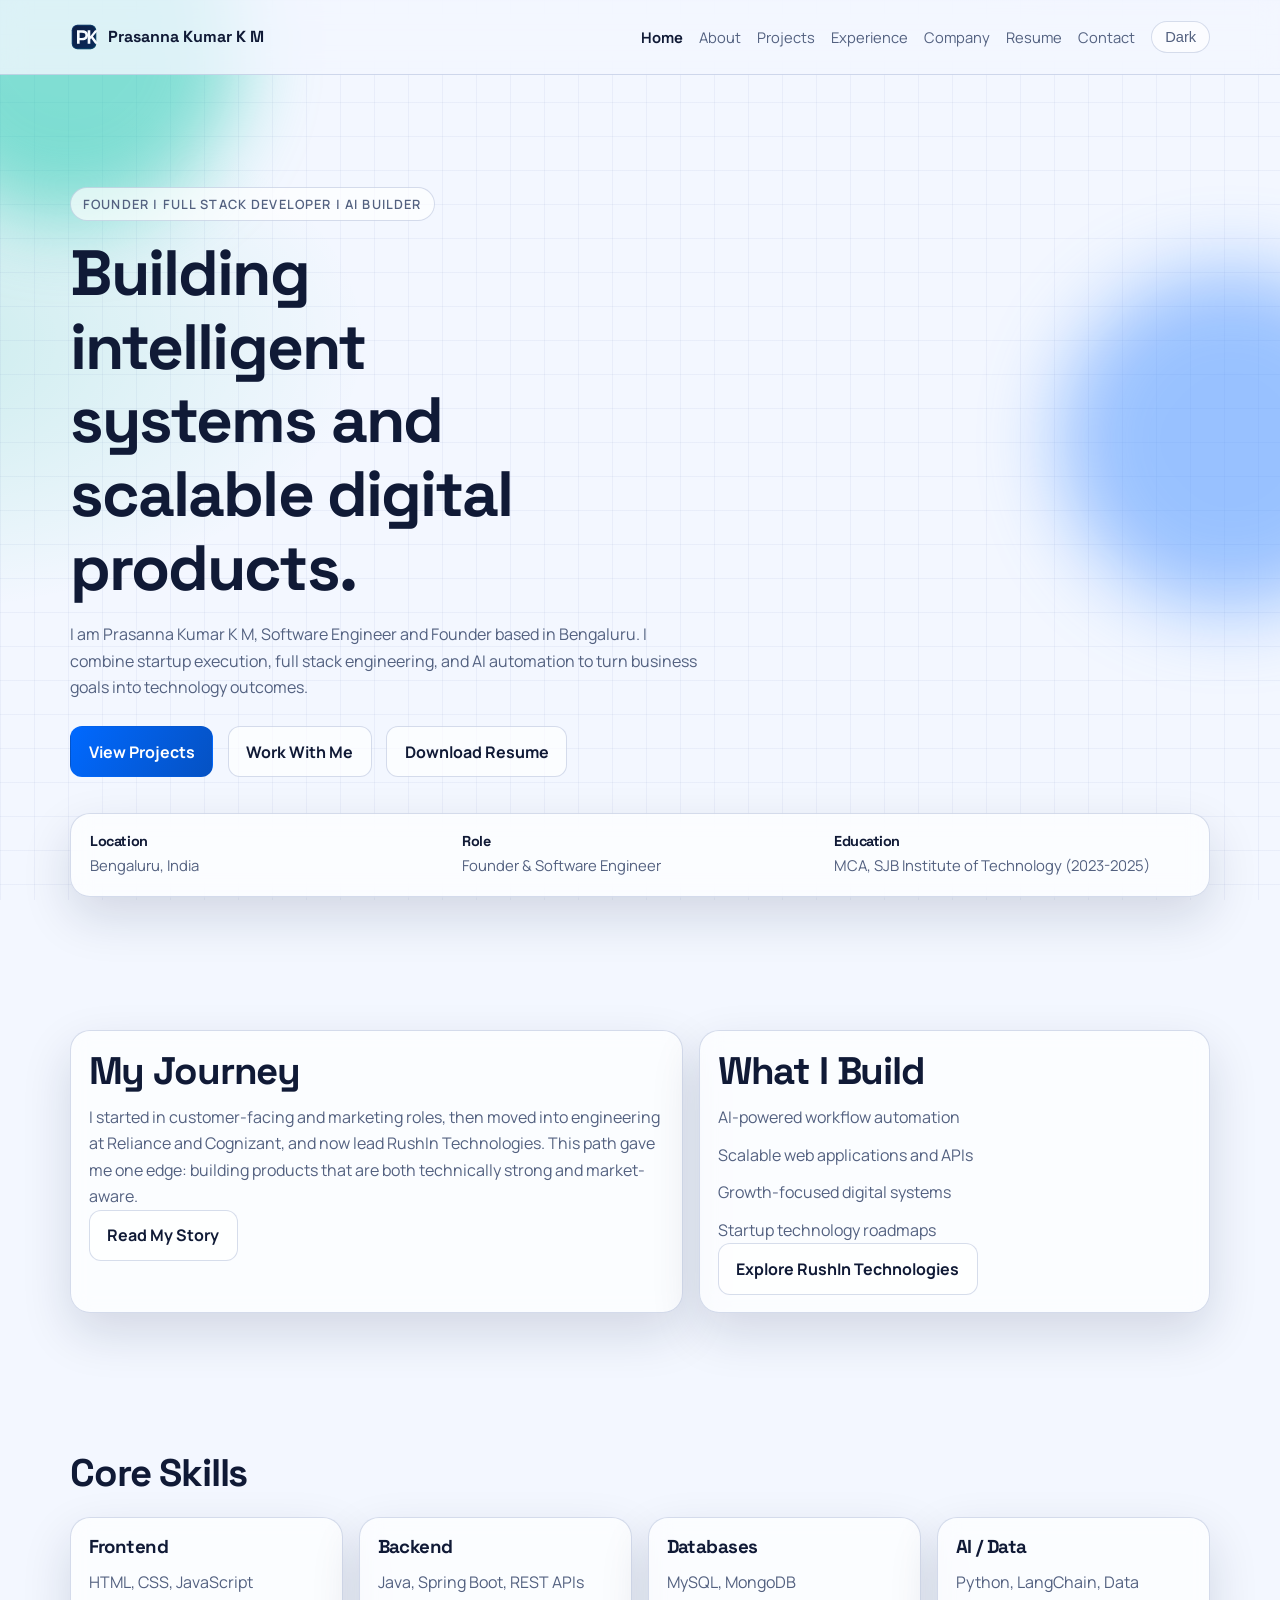
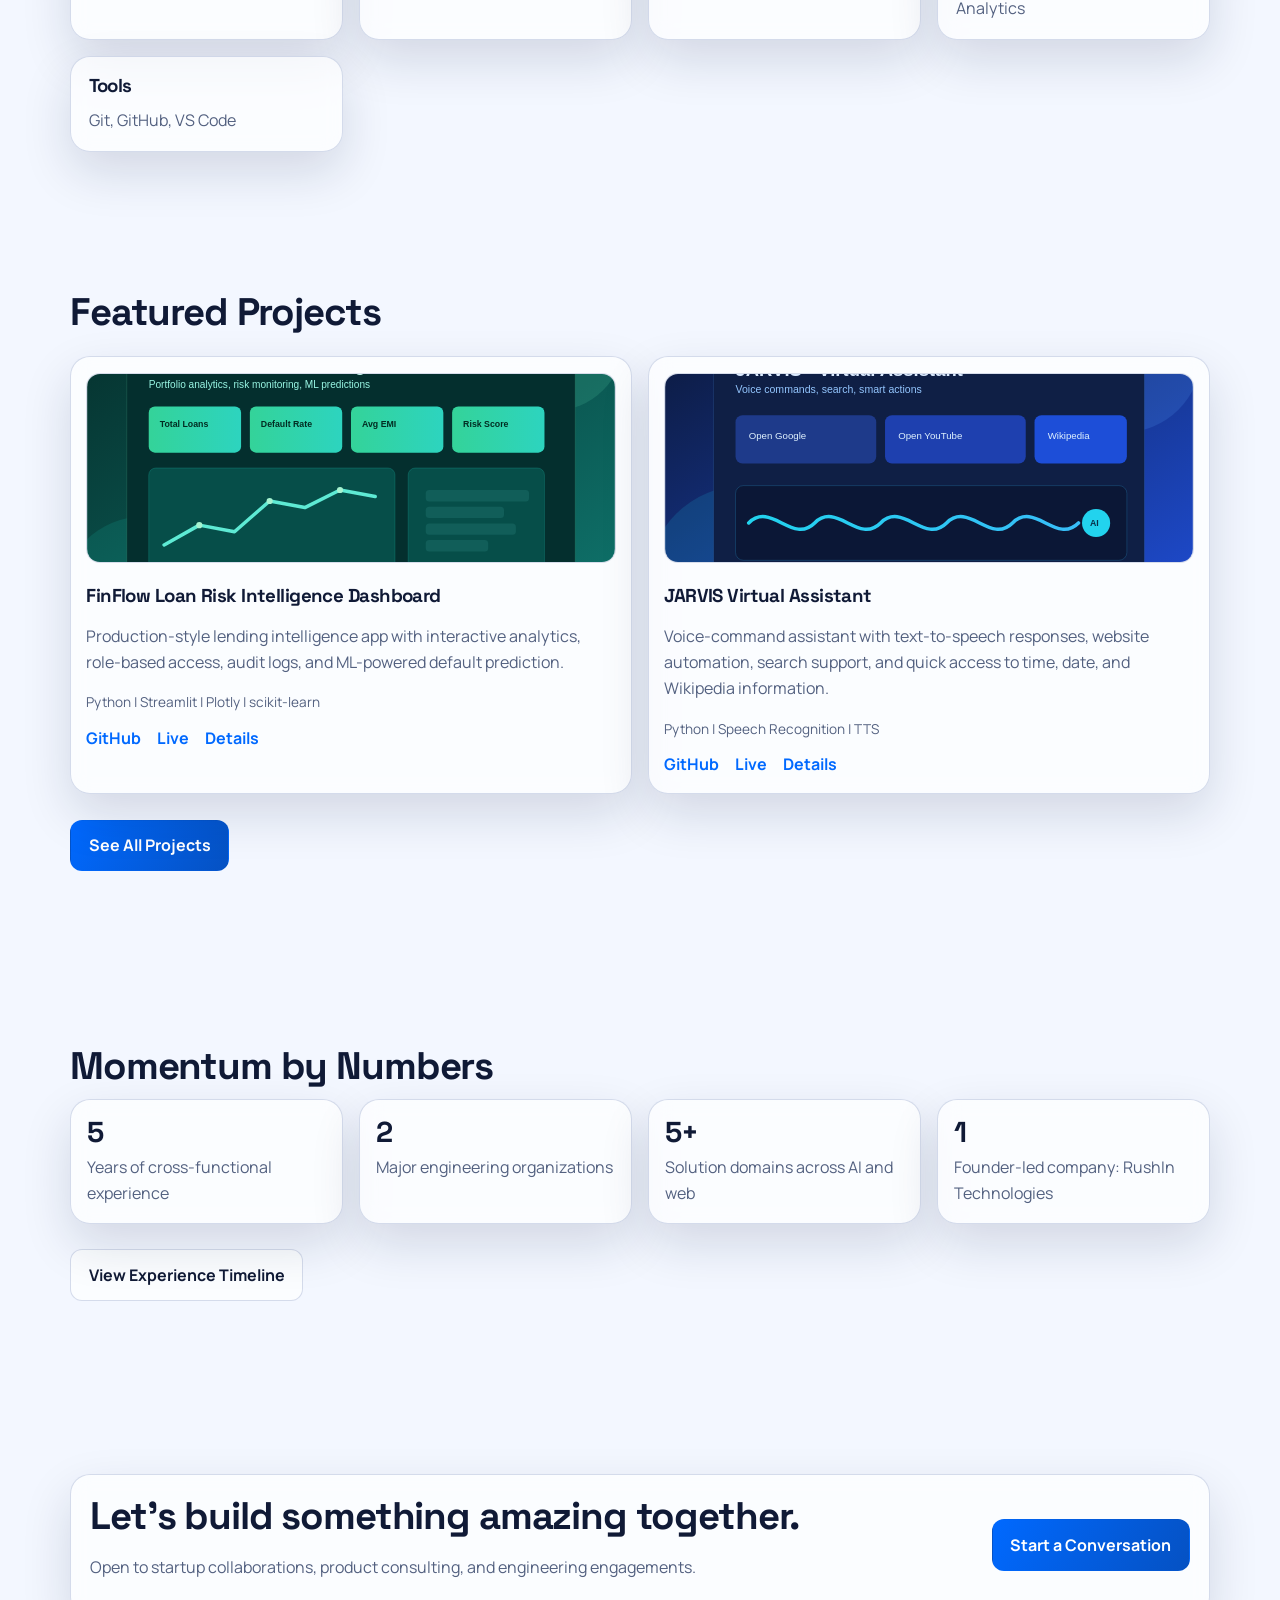
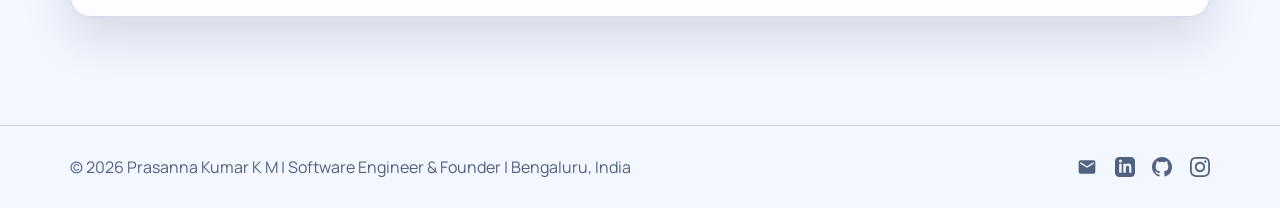
<file: index.html>
<!DOCTYPE html>
<html lang="en">
<head>
  <meta charset="UTF-8">
  <meta name="viewport" content="width=device-width, initial-scale=1">
  <title>Prasanna Kumar K M | Founder, Full Stack Developer, AI Engineer</title>
  <meta name="description" content="Portfolio of Prasanna Kumar K M, Software Engineer and Founder based in Bengaluru.">
  <meta name="keywords" content="Prasanna Kumar, Software Engineer, Founder, Full Stack Developer, AI Engineer, RushIn Technologies, Bengaluru">
  <meta name="author" content="Prasanna Kumar K M">
  <meta name="robots" content="index, follow">
  <meta property="og:title" content="Prasanna Kumar K M | Founder Portfolio">
  <meta property="og:description" content="Building intelligent systems and scalable digital products for ambitious businesses.">
  <meta property="og:type" content="website">
  <meta property="og:url" content="https://kmprasannakumar.github.io/portfolio/">
  <meta property="og:image" content="https://kmprasannakumar.github.io/portfolio/assets/projects/portfolio-site.svg">
  <link rel="canonical" href="https://kmprasannakumar.github.io/portfolio/">
  <link rel="icon" type="image/svg+xml" href="assets/brand/pkm-mark.svg">
  <meta name="twitter:card" content="summary_large_image">
  <meta name="twitter:title" content="Prasanna Kumar K M | Founder Portfolio">
  <meta name="twitter:description" content="Software Engineer and Founder building full stack and AI solutions.">
  <meta name="twitter:image" content="https://kmprasannakumar.github.io/portfolio/assets/projects/portfolio-site.svg">
  <link rel="preconnect" href="https://fonts.googleapis.com">
  <link rel="preconnect" href="https://fonts.gstatic.com" crossorigin>
  <link href="https://fonts.googleapis.com/css2?family=Manrope:wght@400;500;600;700;800&family=Space+Grotesk:wght@500;700&display=swap" rel="stylesheet">
  <link rel="stylesheet" href="style.css">
  <script type="application/ld+json">
    {
      "@context": "https://schema.org",
      "@graph": [
        {
          "@type": "Person",
          "name": "Prasanna Kumar K M",
          "jobTitle": "Software Engineer and Founder",
          "url": "https://kmprasannakumar.github.io/portfolio/",
          "address": {
            "@type": "PostalAddress",
            "addressLocality": "Bengaluru",
            "addressCountry": "IN"
          },
          "sameAs": [
            "https://www.linkedin.com/in/prasannakumarkm",
            "https://github.com/kmprasannakumar",
            "https://www.instagram.com/prasannakumarkmreddy?igsh=bG9hbTIxcnY0bGRi"
          ]
        },
        {
          "@type": "Organization",
          "name": "RushIn Technologies",
          "url": "https://rushintech.in",
          "founder": {
            "@type": "Person",
            "name": "Prasanna Kumar K M"
          }
        }
      ]
    }
  </script>
</head>
<body data-page="home">
  <div class="bg-orb orb-1" aria-hidden="true"></div>
  <div class="bg-orb orb-2" aria-hidden="true"></div>
  <div class="bg-grid" aria-hidden="true"></div>

  <header class="site-header">
    <nav class="navbar container" aria-label="Primary">
      <a class="brand brand-wrap" href="index.html" aria-label="Go to homepage">
        <img src="assets/brand/pkm-mark.svg" alt="PKM logo" class="logo-mark" width="28" height="28">
        <span>Prasanna Kumar K M</span>
      </a>
      <button class="menu-btn" id="menuBtn" aria-expanded="false" aria-controls="navLinks" aria-label="Toggle menu">Menu</button>
      <div class="nav-links" id="navLinks">
        <a href="index.html" data-nav="home">Home</a>
        <a href="about.html" data-nav="about">About</a>
        <a href="projects.html" data-nav="projects">Projects</a>
        <a href="experience.html" data-nav="experience">Experience</a>
        <a href="company.html" data-nav="company">Company</a>
        <a href="resume.html" data-nav="resume">Resume</a>
        <a href="contact.html" data-nav="contact">Contact</a>
        <button id="themeToggle" class="theme-toggle" aria-label="Toggle dark and light mode">Theme</button>
      </div>
    </nav>
  </header>

  <main>
    <section id="hero" class="hero container reveal">
      <p class="kicker">Founder | Full Stack Developer | AI Builder</p>
      <h1>Building intelligent systems and scalable digital products.</h1>
      <p class="hero-copy">I am Prasanna Kumar K M, Software Engineer and Founder based in Bengaluru. I combine startup execution, full stack engineering, and AI automation to turn business goals into technology outcomes.</p>
      <div class="hero-actions">
        <a class="btn btn-primary" href="projects.html">View Projects</a>
        <a class="btn btn-secondary" href="contact.html">Work With Me</a>
        <a class="btn btn-secondary" href="assets/resume/Prasanna-Kumar-KM-Resume.pdf" download="Prasanna Kumar K M Resume.pdf">Download Resume</a>
      </div>
      <div class="hero-highlights glass-card">
        <div>
          <h3>Location</h3>
          <p>Bengaluru, India</p>
        </div>
        <div>
          <h3>Role</h3>
          <p>Founder & Software Engineer</p>
        </div>
        <div>
          <h3>Education</h3>
          <p>MCA, SJB Institute of Technology (2023-2025)</p>
        </div>
      </div>
    </section>

    <section class="section container reveal">
      <div class="split-layout">
        <article class="glass-card skill-card">
          <h2>My Journey</h2>
          <p>I started in customer-facing and marketing roles, then moved into engineering at Reliance and Cognizant, and now lead RushIn Technologies. This path gave me one edge: building products that are both technically strong and market-aware.</p>
          <a class="btn btn-secondary" href="about.html">Read My Story</a>
        </article>
        <article class="glass-card skill-card">
          <h2>What I Build</h2>
          <ul class="list-clean">
            <li>AI-powered workflow automation</li>
            <li>Scalable web applications and APIs</li>
            <li>Growth-focused digital systems</li>
            <li>Startup technology roadmaps</li>
          </ul>
          <a class="btn btn-secondary" href="company.html">Explore RushIn Technologies</a>
        </article>
      </div>
    </section>

    <section class="section container reveal">
      <h2>Core Skills</h2>
      <div class="skills-grid">
        <article class="glass-card skill-card">
          <h3>Frontend</h3>
          <p>HTML, CSS, JavaScript</p>
        </article>
        <article class="glass-card skill-card">
          <h3>Backend</h3>
          <p>Java, Spring Boot, REST APIs</p>
        </article>
        <article class="glass-card skill-card">
          <h3>Databases</h3>
          <p>MySQL, MongoDB</p>
        </article>
        <article class="glass-card skill-card">
          <h3>AI / Data</h3>
          <p>Python, LangChain, Data Analytics</p>
        </article>
        <article class="glass-card skill-card">
          <h3>Tools</h3>
          <p>Git, GitHub, VS Code</p>
        </article>
      </div>
    </section>

    <section class="section container reveal">
      <h2>Featured Projects</h2>
      <div class="project-grid">
        <article class="project-card glass-card">
          <img src="assets/projects/finflow-dashboard.svg" alt="FinFlow Loan Risk Intelligence Dashboard" class="project-thumb" loading="lazy" width="1200" height="760">
          <h3>FinFlow Loan Risk Intelligence Dashboard</h3>
          <p>Production-style lending intelligence app with interactive analytics, role-based access, audit logs, and ML-powered default prediction.</p>
          <p class="stack">Python | Streamlit | Plotly | scikit-learn</p>
          <div class="project-links">
            <a href="https://github.com/kmprasannakumar/finflow-loan" target="_blank" rel="noopener noreferrer">GitHub</a>
            <a href="https://finflow-loan-dashboard.onrender.com" target="_blank" rel="noopener noreferrer">Live</a>
            <a href="projects.html">Details</a>
          </div>
        </article>
        <article class="project-card glass-card">
          <img src="assets/projects/jarvis-assistant.svg" alt="JARVIS Virtual Assistant" class="project-thumb" loading="lazy" width="1200" height="760">
          <h3>JARVIS Virtual Assistant</h3>
          <p>Voice-command assistant with text-to-speech responses, website automation, search support, and quick access to time, date, and Wikipedia information.</p>
          <p class="stack">Python | Speech Recognition | TTS</p>
          <div class="project-links">
            <a href="https://github.com/kmprasannakumar/jarvis_ai_assistant" target="_blank" rel="noopener noreferrer">GitHub</a>
            <a href="https://jarvis.rushintech.in" target="_blank" rel="noopener noreferrer">Live</a>
            <a href="projects.html">Details</a>
          </div>
        </article>
      </div>
      <div class="hero-actions">
        <a class="btn btn-primary" href="projects.html">See All Projects</a>
      </div>
    </section>

    <section class="section container reveal">
      <h2>Momentum by Numbers</h2>
      <div class="metrics-grid">
        <article class="glass-card metric-card">
          <h3>5</h3>
          <p>Years of cross-functional experience</p>
        </article>
        <article class="glass-card metric-card">
          <h3>2</h3>
          <p>Major engineering organizations</p>
        </article>
        <article class="glass-card metric-card">
          <h3>5+</h3>
          <p>Solution domains across AI and web</p>
        </article>
        <article class="glass-card metric-card">
          <h3>1</h3>
          <p>Founder-led company: RushIn Technologies</p>
        </article>
      </div>
      <div class="hero-actions">
        <a class="btn btn-secondary" href="experience.html">View Experience Timeline</a>
      </div>
    </section>

    <section class="section container reveal">
      <div class="cta-banner glass-card">
        <div>
          <h2>Let's build something amazing together.</h2>
          <p class="section-intro">Open to startup collaborations, product consulting, and engineering engagements.</p>
        </div>
        <a class="btn btn-primary" href="contact.html">Start a Conversation</a>
      </div>
    </section>
  </main>

  <footer class="site-footer">
    <div class="container footer-wrap">
      <p>&copy; <span id="year"></span> Prasanna Kumar K M | Software Engineer &amp; Founder | Bengaluru, India</p>
      <nav class="footer-social" aria-label="Social media links">
        <a href="mailto:prasannakumar.kmblr@gmail.com" aria-label="Email">
          <svg viewBox="0 0 24 24" aria-hidden="true"><path d="M20 4H4a2 2 0 0 0-2 2v12a2 2 0 0 0 2 2h16a2 2 0 0 0 2-2V6a2 2 0 0 0-2-2zm0 4-8 5-8-5V6l8 5 8-5v2z"/></svg>
        </a>
        <a href="https://www.linkedin.com/in/prasannakumarkm" target="_blank" rel="noopener noreferrer" aria-label="LinkedIn">
          <svg viewBox="0 0 24 24" aria-hidden="true"><path d="M19 0H5a5 5 0 0 0-5 5v14a5 5 0 0 0 5 5h14a5 5 0 0 0 5-5V5a5 5 0 0 0-5-5zM8 19H5V8h3v11zM6.5 6.7A1.8 1.8 0 1 1 6.5 3a1.8 1.8 0 0 1 0 3.7zM20 19h-3v-5.6c0-1.3 0-3-1.8-3S13 11.9 13 13.4V19h-3V8h2.9v1.5h.1c.4-.8 1.4-1.6 2.9-1.6 3.1 0 3.7 2 3.7 4.7V19z"/></svg>
        </a>
        <a href="https://github.com/kmprasannakumar" target="_blank" rel="noopener noreferrer" aria-label="GitHub">
          <svg viewBox="0 0 24 24" aria-hidden="true"><path d="M12 0C5.37 0 0 5.37 0 12c0 5.3 3.44 9.8 8.2 11.38.6.11.82-.26.82-.58v-2.03c-3.34.73-4.04-1.61-4.04-1.61-.54-1.38-1.33-1.75-1.33-1.75-1.09-.74.08-.73.08-.73 1.2.09 1.84 1.24 1.84 1.24 1.07 1.83 2.8 1.3 3.48 1 .11-.78.42-1.3.76-1.6-2.67-.3-5.47-1.33-5.47-5.93 0-1.31.47-2.38 1.24-3.22-.14-.3-.54-1.52.1-3.18 0 0 1-.32 3.3 1.23a11.5 11.5 0 0 1 6 0c2.28-1.55 3.29-1.23 3.29-1.23.65 1.66.24 2.88.12 3.18.77.84 1.23 1.91 1.23 3.22 0 4.61-2.8 5.63-5.48 5.92.43.37.81 1.1.81 2.22v3.29c0 .32.21.7.82.58A12 12 0 0 0 24 12C24 5.37 18.63 0 12 0z"/></svg>
        </a>
        <a href="https://www.instagram.com/prasannakumarkmreddy?igsh=bG9hbTIxcnY0bGRi" target="_blank" rel="noopener noreferrer" aria-label="Instagram">
          <svg viewBox="0 0 24 24" aria-hidden="true"><path d="M12 2.163c3.204 0 3.584.012 4.85.07 3.252.148 4.771 1.691 4.919 4.919.058 1.265.069 1.645.069 4.849 0 3.205-.012 3.584-.069 4.849-.149 3.225-1.664 4.771-4.919 4.919-1.266.058-1.644.07-4.85.07-3.204 0-3.584-.012-4.849-.07-3.26-.149-4.771-1.699-4.919-4.92-.058-1.265-.07-1.644-.07-4.849 0-3.204.013-3.583.07-4.849.149-3.227 1.664-4.771 4.919-4.919 1.266-.057 1.645-.069 4.849-.069zm0-2.163c-3.259 0-3.667.014-4.947.072-4.358.2-6.78 2.618-6.98 6.98-.059 1.281-.073 1.689-.073 4.948 0 3.259.014 3.668.072 4.948.2 4.358 2.618 6.78 6.98 6.98 1.281.058 1.689.072 4.948.072 3.259 0 3.668-.014 4.948-.072 4.354-.2 6.782-2.618 6.979-6.98.059-1.28.073-1.689.073-4.948 0-3.259-.014-3.667-.072-4.947-.196-4.354-2.617-6.78-6.979-6.98-1.281-.059-1.69-.073-4.949-.073zm0 5.838c-3.403 0-6.162 2.759-6.162 6.162S8.597 18.163 12 18.163s6.162-2.759 6.162-6.162S15.403 5.838 12 5.838zm0 10.162c-2.209 0-4-1.79-4-4 0-2.209 1.791-4 4-4s4 1.791 4 4c0 2.21-1.791 4-4 4zm6.406-11.845c-.796 0-1.441.645-1.441 1.44s.645 1.44 1.441 1.44c.795 0 1.439-.645 1.439-1.44s-.644-1.44-1.439-1.44z"/></svg>
        </a>
      </nav>
    </div>
  </footer>

  <script src="script.js" defer></script>
</body>
</html>
</file>
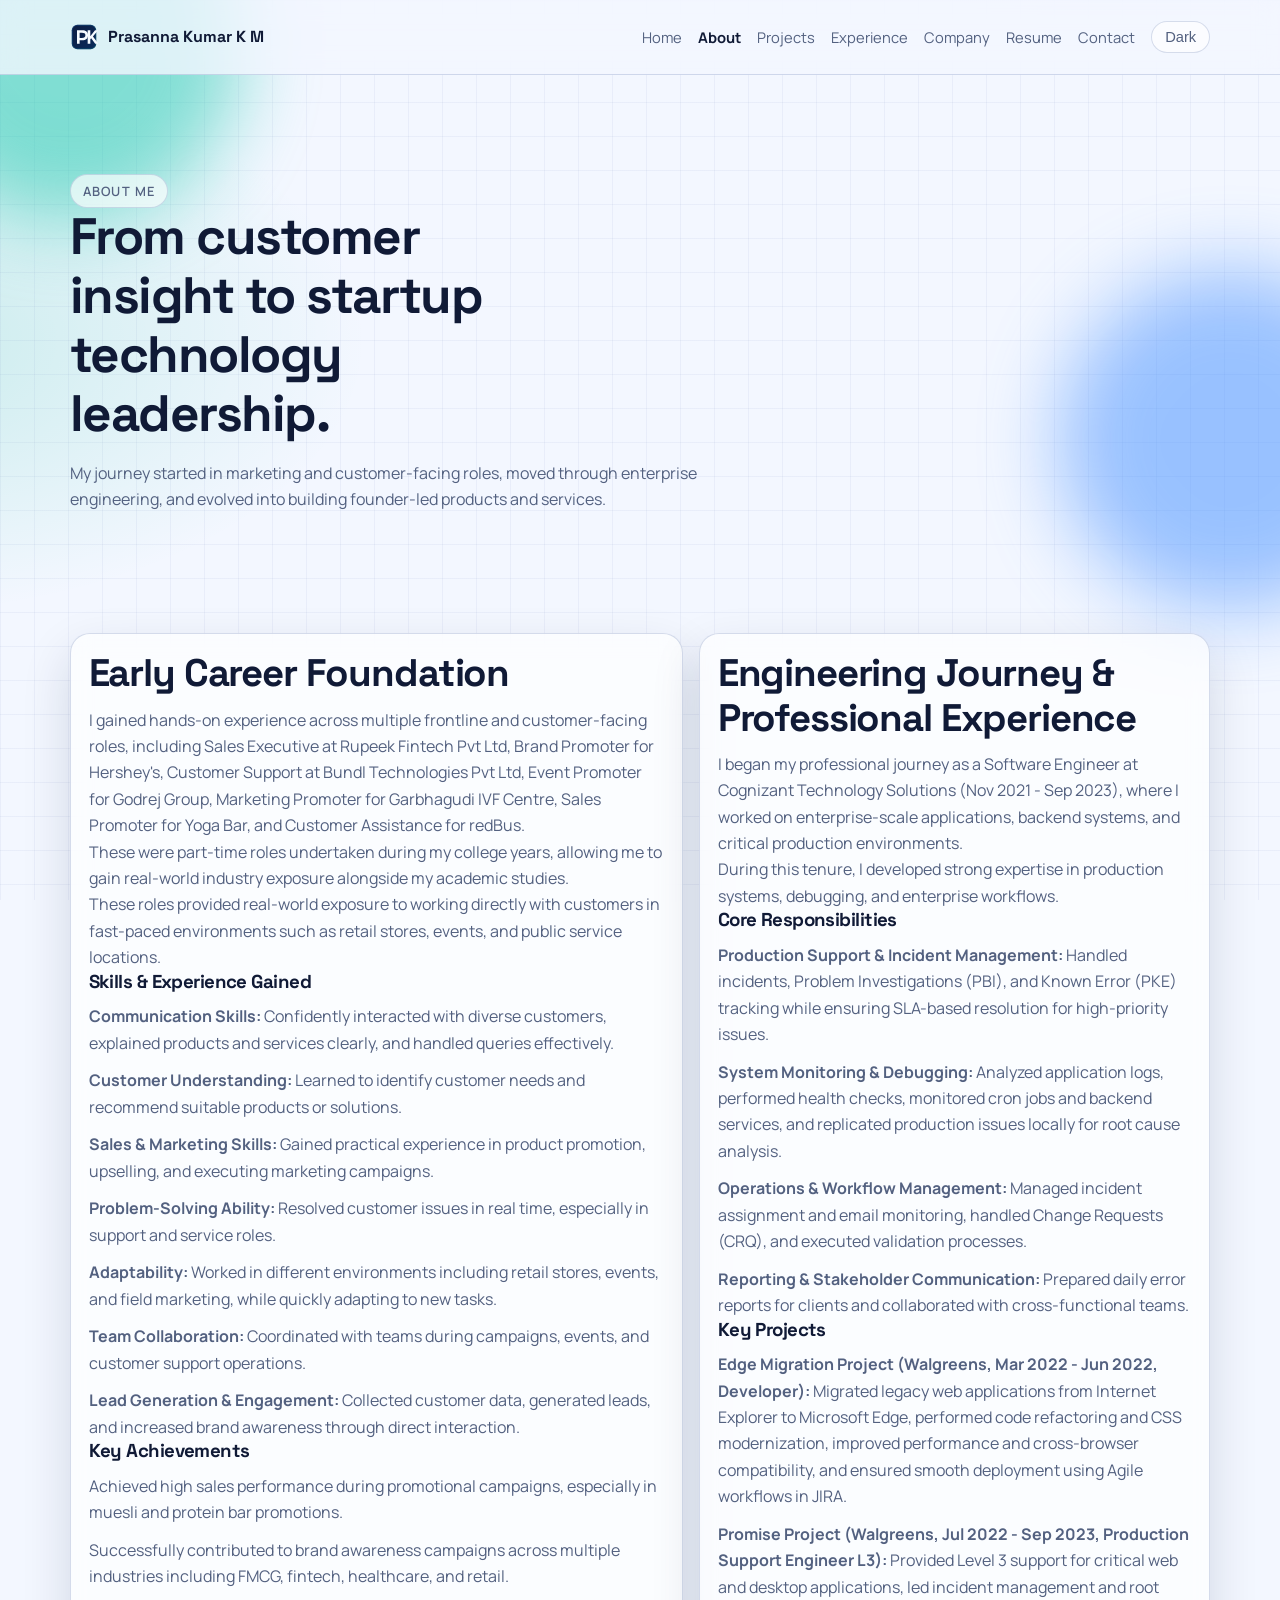
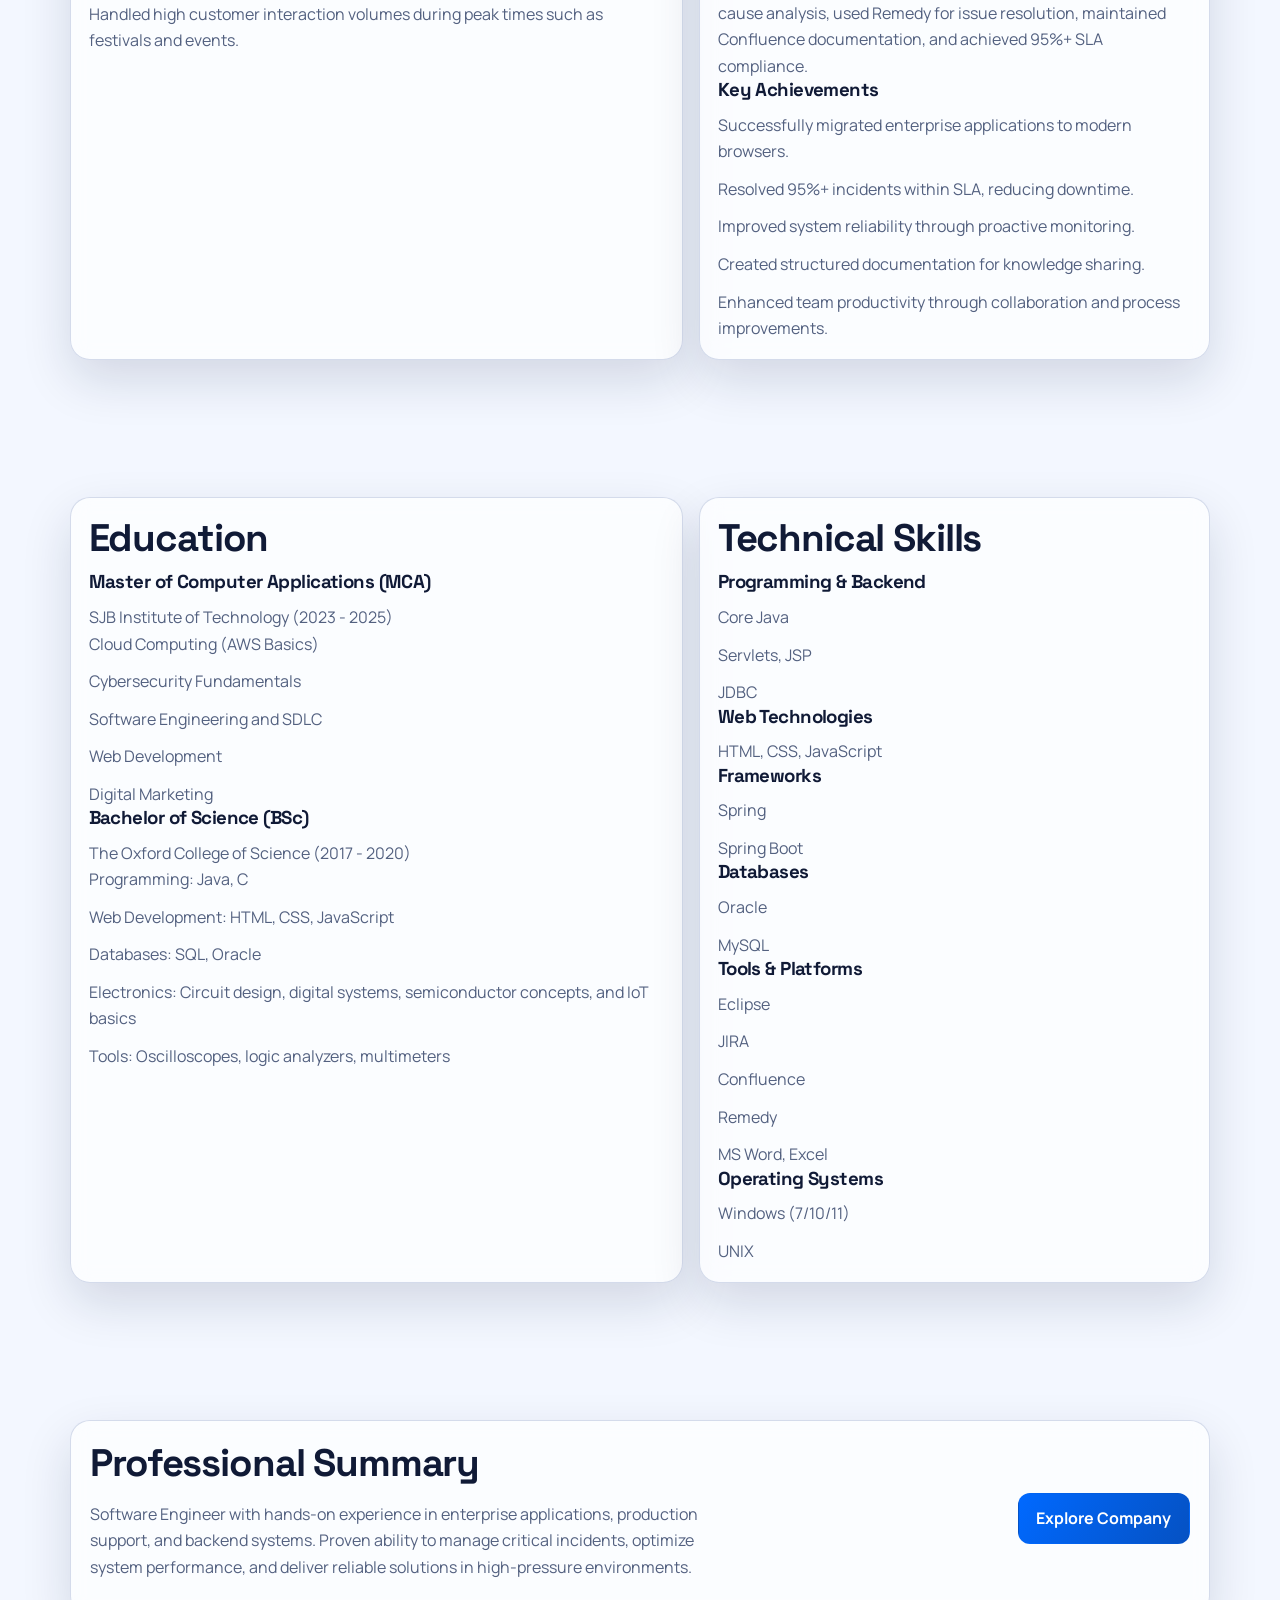
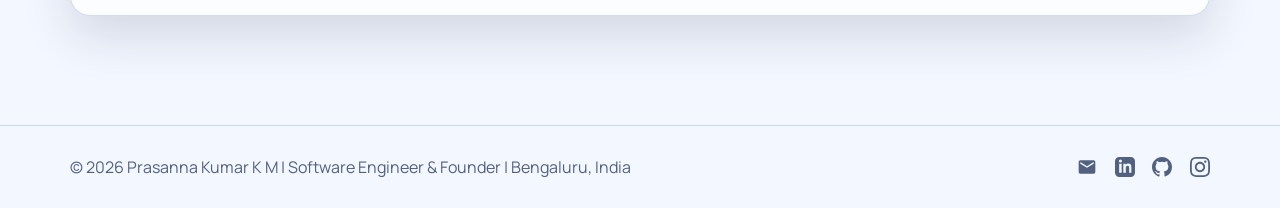
<file: about.html>
<!DOCTYPE html>
<html lang="en">
<head>
  <meta charset="UTF-8">
  <meta name="viewport" content="width=device-width, initial-scale=1">
  <title>About | Prasanna Kumar K M</title>
  <meta name="description" content="The journey of Prasanna Kumar K M: from customer-facing roles to software engineering and startup leadership.">
  <meta name="author" content="Prasanna Kumar K M">
  <meta name="robots" content="index, follow">
  <meta property="og:title" content="About | Prasanna Kumar K M">
  <meta property="og:description" content="From customer insight to engineering execution to startup building.">
  <meta property="og:type" content="website">
  <meta property="og:url" content="https://kmprasannakumar.github.io/portfolio/about.html">
  <meta property="og:image" content="https://kmprasannakumar.github.io/portfolio/assets/projects/portfolio-site.svg">
  <link rel="canonical" href="https://kmprasannakumar.github.io/portfolio/about.html">
  <link rel="icon" type="image/svg+xml" href="assets/brand/pkm-mark.svg">
  <meta name="twitter:card" content="summary_large_image">
  <meta name="twitter:title" content="About | Prasanna Kumar K M">
  <meta name="twitter:description" content="From customer insight to engineering execution to startup building.">
  <meta name="twitter:image" content="https://kmprasannakumar.github.io/portfolio/assets/projects/portfolio-site.svg">
  <link rel="preconnect" href="https://fonts.googleapis.com">
  <link rel="preconnect" href="https://fonts.gstatic.com" crossorigin>
  <link href="https://fonts.googleapis.com/css2?family=Manrope:wght@400;500;600;700;800&family=Space+Grotesk:wght@500;700&display=swap" rel="stylesheet">
  <link rel="stylesheet" href="style.css">
</head>
<body data-page="about">
  <div class="bg-orb orb-1" aria-hidden="true"></div>
  <div class="bg-orb orb-2" aria-hidden="true"></div>
  <div class="bg-grid" aria-hidden="true"></div>

  <header class="site-header">
    <nav class="navbar container" aria-label="Primary">
      <a class="brand brand-wrap" href="index.html" aria-label="Go to homepage">
        <img src="assets/brand/pkm-mark.svg" alt="PKM logo" class="logo-mark" width="28" height="28">
        <span>Prasanna Kumar K M</span>
      </a>
      <button class="menu-btn" id="menuBtn" aria-expanded="false" aria-controls="navLinks" aria-label="Toggle menu">Menu</button>
      <div class="nav-links" id="navLinks">
        <a href="index.html" data-nav="home">Home</a>
        <a href="about.html" data-nav="about">About</a>
        <a href="projects.html" data-nav="projects">Projects</a>
        <a href="experience.html" data-nav="experience">Experience</a>
        <a href="company.html" data-nav="company">Company</a>
        <a href="resume.html" data-nav="resume">Resume</a>
        <a href="contact.html" data-nav="contact">Contact</a>
        <button id="themeToggle" class="theme-toggle" aria-label="Toggle dark and light mode">Theme</button>
      </div>
    </nav>
  </header>

  <main>
    <section class="page-hero container reveal">
      <p class="kicker">About Me</p>
      <h1>From customer insight to startup technology leadership.</h1>
      <p class="page-intro">My journey started in marketing and customer-facing roles, moved through enterprise engineering, and evolved into building founder-led products and services.</p>
    </section>

    <section class="section container reveal">
      <div class="split-layout">
        <article class="glass-card skill-card">
          <h2>Early Career Foundation</h2>
          <p>I gained hands-on experience across multiple frontline and customer-facing roles, including Sales Executive at Rupeek Fintech Pvt Ltd, Brand Promoter for Hershey's, Customer Support at Bundl Technologies Pvt Ltd, Event Promoter for Godrej Group, Marketing Promoter for Garbhagudi IVF Centre, Sales Promoter for Yoga Bar, and Customer Assistance for redBus.</p>
          <p>These were part-time roles undertaken during my college years, allowing me to gain real-world industry exposure alongside my academic studies.</p>
          <p>These roles provided real-world exposure to working directly with customers in fast-paced environments such as retail stores, events, and public service locations.</p>
          <h3>Skills &amp; Experience Gained</h3>
          <ul class="list-clean">
            <li><strong>Communication Skills:</strong> Confidently interacted with diverse customers, explained products and services clearly, and handled queries effectively.</li>
            <li><strong>Customer Understanding:</strong> Learned to identify customer needs and recommend suitable products or solutions.</li>
            <li><strong>Sales &amp; Marketing Skills:</strong> Gained practical experience in product promotion, upselling, and executing marketing campaigns.</li>
            <li><strong>Problem-Solving Ability:</strong> Resolved customer issues in real time, especially in support and service roles.</li>
            <li><strong>Adaptability:</strong> Worked in different environments including retail stores, events, and field marketing, while quickly adapting to new tasks.</li>
            <li><strong>Team Collaboration:</strong> Coordinated with teams during campaigns, events, and customer support operations.</li>
            <li><strong>Lead Generation &amp; Engagement:</strong> Collected customer data, generated leads, and increased brand awareness through direct interaction.</li>
          </ul>
          <h3>Key Achievements</h3>
          <ul class="list-clean">
            <li>Achieved high sales performance during promotional campaigns, especially in muesli and protein bar promotions.</li>
            <li>Successfully contributed to brand awareness campaigns across multiple industries including FMCG, fintech, healthcare, and retail.</li>
            <li>Handled high customer interaction volumes during peak times such as festivals and events.</li>
          </ul>
        </article>
        <article class="glass-card skill-card">
          <h2>Engineering Journey &amp; Professional Experience</h2>
          <p>I began my professional journey as a Software Engineer at Cognizant Technology Solutions (Nov 2021 - Sep 2023), where I worked on enterprise-scale applications, backend systems, and critical production environments.</p>
          <p>During this tenure, I developed strong expertise in production systems, debugging, and enterprise workflows.</p>
          <h3>Core Responsibilities</h3>
          <ul class="list-clean">
            <li><strong>Production Support &amp; Incident Management:</strong> Handled incidents, Problem Investigations (PBI), and Known Error (PKE) tracking while ensuring SLA-based resolution for high-priority issues.</li>
            <li><strong>System Monitoring &amp; Debugging:</strong> Analyzed application logs, performed health checks, monitored cron jobs and backend services, and replicated production issues locally for root cause analysis.</li>
            <li><strong>Operations &amp; Workflow Management:</strong> Managed incident assignment and email monitoring, handled Change Requests (CRQ), and executed validation processes.</li>
            <li><strong>Reporting &amp; Stakeholder Communication:</strong> Prepared daily error reports for clients and collaborated with cross-functional teams.</li>
          </ul>
          <h3>Key Projects</h3>
          <ul class="list-clean">
            <li><strong>Edge Migration Project (Walgreens, Mar 2022 - Jun 2022, Developer):</strong> Migrated legacy web applications from Internet Explorer to Microsoft Edge, performed code refactoring and CSS modernization, improved performance and cross-browser compatibility, and ensured smooth deployment using Agile workflows in JIRA.</li>
            <li><strong>Promise Project (Walgreens, Jul 2022 - Sep 2023, Production Support Engineer L3):</strong> Provided Level 3 support for critical web and desktop applications, led incident management and root cause analysis, used Remedy for issue resolution, maintained Confluence documentation, and achieved 95%+ SLA compliance.</li>
          </ul>
          <h3>Key Achievements</h3>
          <ul class="list-clean">
            <li>Successfully migrated enterprise applications to modern browsers.</li>
            <li>Resolved 95%+ incidents within SLA, reducing downtime.</li>
            <li>Improved system reliability through proactive monitoring.</li>
            <li>Created structured documentation for knowledge sharing.</li>
            <li>Enhanced team productivity through collaboration and process improvements.</li>
          </ul>
        </article>
      </div>
    </section>

    <section class="section container reveal">
      <div class="split-layout">
        <article class="glass-card skill-card">
          <h2>Education</h2>
          <h3>Master of Computer Applications (MCA)</h3>
          <p>SJB Institute of Technology (2023 - 2025)</p>
          <ul class="list-clean">
            <li>Cloud Computing (AWS Basics)</li>
            <li>Cybersecurity Fundamentals</li>
            <li>Software Engineering and SDLC</li>
            <li>Web Development</li>
            <li>Digital Marketing</li>
          </ul>
          <h3>Bachelor of Science (BSc)</h3>
          <p>The Oxford College of Science (2017 - 2020)</p>
          <ul class="list-clean">
            <li>Programming: Java, C</li>
            <li>Web Development: HTML, CSS, JavaScript</li>
            <li>Databases: SQL, Oracle</li>
            <li>Electronics: Circuit design, digital systems, semiconductor concepts, and IoT basics</li>
            <li>Tools: Oscilloscopes, logic analyzers, multimeters</li>
          </ul>
        </article>
        <article class="glass-card skill-card">
          <h2>Technical Skills</h2>
          <h3>Programming &amp; Backend</h3>
          <ul class="list-clean">
            <li>Core Java</li>
            <li>Servlets, JSP</li>
            <li>JDBC</li>
          </ul>
          <h3>Web Technologies</h3>
          <ul class="list-clean">
            <li>HTML, CSS, JavaScript</li>
          </ul>
          <h3>Frameworks</h3>
          <ul class="list-clean">
            <li>Spring</li>
            <li>Spring Boot</li>
          </ul>
          <h3>Databases</h3>
          <ul class="list-clean">
            <li>Oracle</li>
            <li>MySQL</li>
          </ul>
          <h3>Tools &amp; Platforms</h3>
          <ul class="list-clean">
            <li>Eclipse</li>
            <li>JIRA</li>
            <li>Confluence</li>
            <li>Remedy</li>
            <li>MS Word, Excel</li>
          </ul>
          <h3>Operating Systems</h3>
          <ul class="list-clean">
            <li>Windows (7/10/11)</li>
            <li>UNIX</li>
          </ul>
        </article>
      </div>
    </section>

    <section class="section container reveal">
      <div class="cta-banner glass-card">
        <div>
          <h2>Professional Summary</h2>
          <p class="section-intro">Software Engineer with hands-on experience in enterprise applications, production support, and backend systems. Proven ability to manage critical incidents, optimize system performance, and deliver reliable solutions in high-pressure environments.</p>
        </div>
        <a class="btn btn-primary" href="company.html">Explore Company</a>
      </div>
    </section>
  </main>

  <footer class="site-footer">
    <div class="container footer-wrap">
      <p>&copy; <span id="year"></span> Prasanna Kumar K M | Software Engineer &amp; Founder | Bengaluru, India</p>
      <nav class="footer-social" aria-label="Social media links">
        <a href="mailto:prasannakumar.kmblr@gmail.com" aria-label="Email">
          <svg viewBox="0 0 24 24" aria-hidden="true"><path d="M20 4H4a2 2 0 0 0-2 2v12a2 2 0 0 0 2 2h16a2 2 0 0 0 2-2V6a2 2 0 0 0-2-2zm0 4-8 5-8-5V6l8 5 8-5v2z"/></svg>
        </a>
        <a href="https://www.linkedin.com/in/prasannakumarkm" target="_blank" rel="noopener noreferrer" aria-label="LinkedIn">
          <svg viewBox="0 0 24 24" aria-hidden="true"><path d="M19 0H5a5 5 0 0 0-5 5v14a5 5 0 0 0 5 5h14a5 5 0 0 0 5-5V5a5 5 0 0 0-5-5zM8 19H5V8h3v11zM6.5 6.7A1.8 1.8 0 1 1 6.5 3a1.8 1.8 0 0 1 0 3.7zM20 19h-3v-5.6c0-1.3 0-3-1.8-3S13 11.9 13 13.4V19h-3V8h2.9v1.5h.1c.4-.8 1.4-1.6 2.9-1.6 3.1 0 3.7 2 3.7 4.7V19z"/></svg>
        </a>
        <a href="https://github.com/kmprasannakumar" target="_blank" rel="noopener noreferrer" aria-label="GitHub">
          <svg viewBox="0 0 24 24" aria-hidden="true"><path d="M12 0C5.37 0 0 5.37 0 12c0 5.3 3.44 9.8 8.2 11.38.6.11.82-.26.82-.58v-2.03c-3.34.73-4.04-1.61-4.04-1.61-.54-1.38-1.33-1.75-1.33-1.75-1.09-.74.08-.73.08-.73 1.2.09 1.84 1.24 1.84 1.24 1.07 1.83 2.8 1.3 3.48 1 .11-.78.42-1.3.76-1.6-2.67-.3-5.47-1.33-5.47-5.93 0-1.31.47-2.38 1.24-3.22-.14-.3-.54-1.52.1-3.18 0 0 1-.32 3.3 1.23a11.5 11.5 0 0 1 6 0c2.28-1.55 3.29-1.23 3.29-1.23.65 1.66.24 2.88.12 3.18.77.84 1.23 1.91 1.23 3.22 0 4.61-2.8 5.63-5.48 5.92.43.37.81 1.1.81 2.22v3.29c0 .32.21.7.82.58A12 12 0 0 0 24 12C24 5.37 18.63 0 12 0z"/></svg>
        </a>
        <a href="https://www.instagram.com/prasannakumarkmreddy?igsh=bG9hbTIxcnY0bGRi" target="_blank" rel="noopener noreferrer" aria-label="Instagram">
          <svg viewBox="0 0 24 24" aria-hidden="true"><path d="M12 2.163c3.204 0 3.584.012 4.85.07 3.252.148 4.771 1.691 4.919 4.919.058 1.265.069 1.645.069 4.849 0 3.205-.012 3.584-.069 4.849-.149 3.225-1.664 4.771-4.919 4.919-1.266.058-1.644.07-4.85.07-3.204 0-3.584-.012-4.849-.07-3.26-.149-4.771-1.699-4.919-4.92-.058-1.265-.07-1.644-.07-4.849 0-3.204.013-3.583.07-4.849.149-3.227 1.664-4.771 4.919-4.919 1.266-.057 1.645-.069 4.849-.069zm0-2.163c-3.259 0-3.667.014-4.947.072-4.358.2-6.78 2.618-6.98 6.98-.059 1.281-.073 1.689-.073 4.948 0 3.259.014 3.668.072 4.948.2 4.358 2.618 6.78 6.98 6.98 1.281.058 1.689.072 4.948.072 3.259 0 3.668-.014 4.948-.072 4.354-.2 6.782-2.618 6.979-6.98.059-1.28.073-1.689.073-4.948 0-3.259-.014-3.667-.072-4.947-.196-4.354-2.617-6.78-6.979-6.98-1.281-.059-1.69-.073-4.949-.073zm0 5.838c-3.403 0-6.162 2.759-6.162 6.162S8.597 18.163 12 18.163s6.162-2.759 6.162-6.162S15.403 5.838 12 5.838zm0 10.162c-2.209 0-4-1.79-4-4 0-2.209 1.791-4 4-4s4 1.791 4 4c0 2.21-1.791 4-4 4zm6.406-11.845c-.796 0-1.441.645-1.441 1.44s.645 1.44 1.441 1.44c.795 0 1.439-.645 1.439-1.44s-.644-1.44-1.439-1.44z"/></svg>
        </a>
      </nav>
    </div>
  </footer>

  <script src="script.js" defer></script>
</body>
</html>
</file>
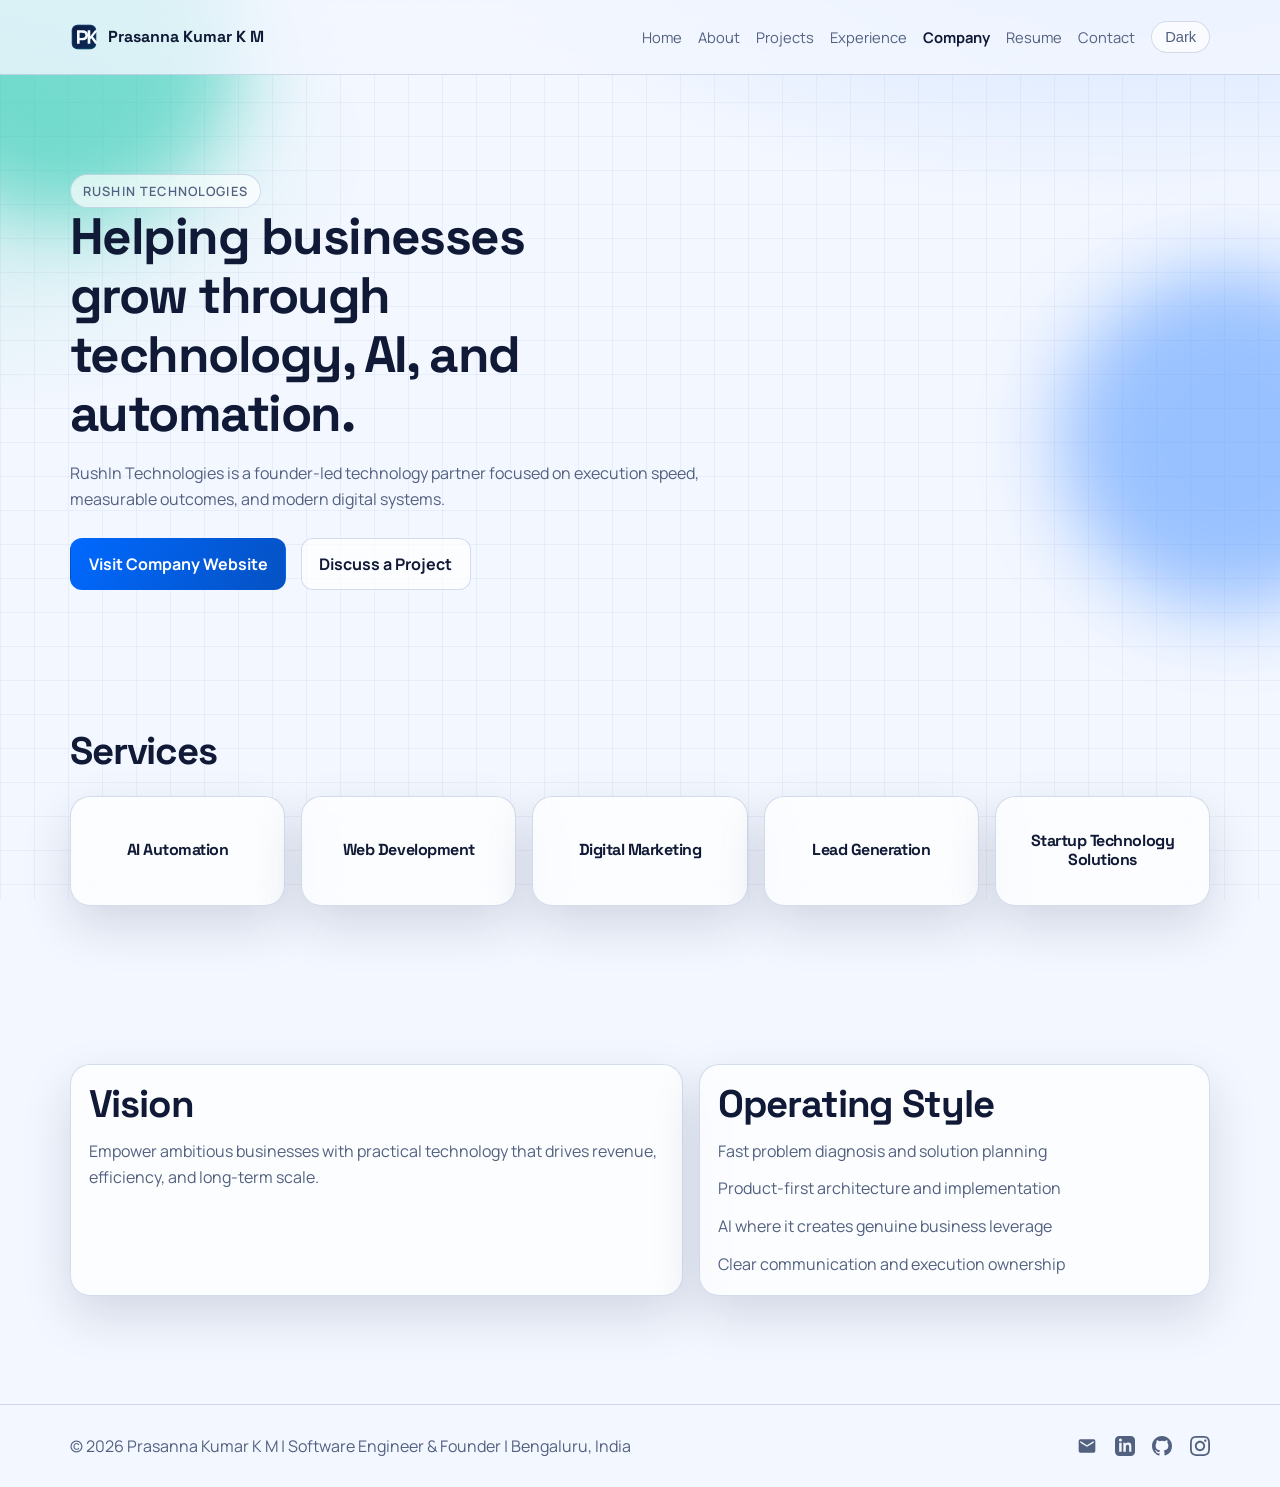
<file: company.html>
<!DOCTYPE html>
<html lang="en">
<head>
  <meta charset="UTF-8">
  <meta name="viewport" content="width=device-width, initial-scale=1">
  <title>RushIn Technologies | Founder Portfolio</title>
  <meta name="description" content="RushIn Technologies by Prasanna Kumar K M delivers AI automation, web development, digital marketing, and lead generation services.">
  <meta name="author" content="Prasanna Kumar K M">
  <meta name="robots" content="index, follow">
  <meta property="og:title" content="RushIn Technologies | Founder Portfolio">
  <meta property="og:description" content="Helping businesses grow with technology, AI, and automation.">
  <meta property="og:type" content="website">
  <meta property="og:url" content="https://kmprasannakumar.github.io/portfolio/company.html">
  <meta property="og:image" content="https://kmprasannakumar.github.io/portfolio/assets/projects/portfolio-site.svg">
  <link rel="canonical" href="https://kmprasannakumar.github.io/portfolio/company.html">
  <link rel="icon" type="image/svg+xml" href="assets/brand/pkm-mark.svg">
  <meta name="twitter:card" content="summary_large_image">
  <meta name="twitter:title" content="RushIn Technologies | Founder Portfolio">
  <meta name="twitter:description" content="Helping businesses grow with technology, AI, and automation.">
  <meta name="twitter:image" content="https://kmprasannakumar.github.io/portfolio/assets/projects/portfolio-site.svg">
  <link rel="preconnect" href="https://fonts.googleapis.com">
  <link rel="preconnect" href="https://fonts.gstatic.com" crossorigin>
  <link href="https://fonts.googleapis.com/css2?family=Manrope:wght@400;500;600;700;800&family=Space+Grotesk:wght@500;700&display=swap" rel="stylesheet">
  <link rel="stylesheet" href="style.css">
</head>
<body data-page="company">
  <div class="bg-orb orb-1" aria-hidden="true"></div>
  <div class="bg-orb orb-2" aria-hidden="true"></div>
  <div class="bg-grid" aria-hidden="true"></div>

  <header class="site-header">
    <nav class="navbar container" aria-label="Primary">
      <a class="brand brand-wrap" href="index.html" aria-label="Go to homepage">
        <img src="assets/brand/pkm-mark.svg" alt="PKM logo" class="logo-mark" width="28" height="28">
        <span>Prasanna Kumar K M</span>
      </a>
      <button class="menu-btn" id="menuBtn" aria-expanded="false" aria-controls="navLinks" aria-label="Toggle menu">Menu</button>
      <div class="nav-links" id="navLinks">
        <a href="index.html" data-nav="home">Home</a>
        <a href="about.html" data-nav="about">About</a>
        <a href="projects.html" data-nav="projects">Projects</a>
        <a href="experience.html" data-nav="experience">Experience</a>
        <a href="company.html" data-nav="company">Company</a>
        <a href="resume.html" data-nav="resume">Resume</a>
        <a href="contact.html" data-nav="contact">Contact</a>
        <button id="themeToggle" class="theme-toggle" aria-label="Toggle dark and light mode">Theme</button>
      </div>
    </nav>
  </header>

  <main>
    <section class="page-hero container reveal">
      <p class="kicker">RushIn Technologies</p>
      <h1>Helping businesses grow through technology, AI, and automation.</h1>
      <p class="page-intro">RushIn Technologies is a founder-led technology partner focused on execution speed, measurable outcomes, and modern digital systems.</p>
      <div class="hero-actions">
        <a class="btn btn-primary" href="https://rushintech.in/" target="_blank" rel="noopener noreferrer">Visit Company Website</a>
        <a class="btn btn-secondary" href="contact.html">Discuss a Project</a>
      </div>
    </section>

    <section class="section container reveal">
      <h2>Services</h2>
      <div class="service-grid">
        <article class="glass-card service-card"><h3>AI Automation</h3></article>
        <article class="glass-card service-card"><h3>Web Development</h3></article>
        <article class="glass-card service-card"><h3>Digital Marketing</h3></article>
        <article class="glass-card service-card"><h3>Lead Generation</h3></article>
        <article class="glass-card service-card"><h3>Startup Technology Solutions</h3></article>
      </div>
    </section>

    <section class="section container reveal">
      <div class="split-layout">
        <article class="glass-card skill-card">
          <h2>Vision</h2>
          <p>Empower ambitious businesses with practical technology that drives revenue, efficiency, and long-term scale.</p>
        </article>
        <article class="glass-card skill-card">
          <h2>Operating Style</h2>
          <ul class="list-clean">
            <li>Fast problem diagnosis and solution planning</li>
            <li>Product-first architecture and implementation</li>
            <li>AI where it creates genuine business leverage</li>
            <li>Clear communication and execution ownership</li>
          </ul>
        </article>
      </div>
    </section>
  </main>

  <footer class="site-footer">
    <div class="container footer-wrap">
      <p>&copy; <span id="year"></span> Prasanna Kumar K M | Software Engineer &amp; Founder | Bengaluru, India</p>
      <nav class="footer-social" aria-label="Social media links">
        <a href="mailto:prasannakumar.kmblr@gmail.com" aria-label="Email">
          <svg viewBox="0 0 24 24" aria-hidden="true"><path d="M20 4H4a2 2 0 0 0-2 2v12a2 2 0 0 0 2 2h16a2 2 0 0 0 2-2V6a2 2 0 0 0-2-2zm0 4-8 5-8-5V6l8 5 8-5v2z"/></svg>
        </a>
        <a href="https://www.linkedin.com/in/prasannakumarkm" target="_blank" rel="noopener noreferrer" aria-label="LinkedIn">
          <svg viewBox="0 0 24 24" aria-hidden="true"><path d="M19 0H5a5 5 0 0 0-5 5v14a5 5 0 0 0 5 5h14a5 5 0 0 0 5-5V5a5 5 0 0 0-5-5zM8 19H5V8h3v11zM6.5 6.7A1.8 1.8 0 1 1 6.5 3a1.8 1.8 0 0 1 0 3.7zM20 19h-3v-5.6c0-1.3 0-3-1.8-3S13 11.9 13 13.4V19h-3V8h2.9v1.5h.1c.4-.8 1.4-1.6 2.9-1.6 3.1 0 3.7 2 3.7 4.7V19z"/></svg>
        </a>
        <a href="https://github.com/kmprasannakumar" target="_blank" rel="noopener noreferrer" aria-label="GitHub">
          <svg viewBox="0 0 24 24" aria-hidden="true"><path d="M12 0C5.37 0 0 5.37 0 12c0 5.3 3.44 9.8 8.2 11.38.6.11.82-.26.82-.58v-2.03c-3.34.73-4.04-1.61-4.04-1.61-.54-1.38-1.33-1.75-1.33-1.75-1.09-.74.08-.73.08-.73 1.2.09 1.84 1.24 1.84 1.24 1.07 1.83 2.8 1.3 3.48 1 .11-.78.42-1.3.76-1.6-2.67-.3-5.47-1.33-5.47-5.93 0-1.31.47-2.38 1.24-3.22-.14-.3-.54-1.52.1-3.18 0 0 1-.32 3.3 1.23a11.5 11.5 0 0 1 6 0c2.28-1.55 3.29-1.23 3.29-1.23.65 1.66.24 2.88.12 3.18.77.84 1.23 1.91 1.23 3.22 0 4.61-2.8 5.63-5.48 5.92.43.37.81 1.1.81 2.22v3.29c0 .32.21.7.82.58A12 12 0 0 0 24 12C24 5.37 18.63 0 12 0z"/></svg>
        </a>
        <a href="https://www.instagram.com/prasannakumarkmreddy?igsh=bG9hbTIxcnY0bGRi" target="_blank" rel="noopener noreferrer" aria-label="Instagram">
          <svg viewBox="0 0 24 24" aria-hidden="true"><path d="M12 2.163c3.204 0 3.584.012 4.85.07 3.252.148 4.771 1.691 4.919 4.919.058 1.265.069 1.645.069 4.849 0 3.205-.012 3.584-.069 4.849-.149 3.225-1.664 4.771-4.919 4.919-1.266.058-1.644.07-4.85.07-3.204 0-3.584-.012-4.849-.07-3.26-.149-4.771-1.699-4.919-4.92-.058-1.265-.07-1.644-.07-4.849 0-3.204.013-3.583.07-4.849.149-3.227 1.664-4.771 4.919-4.919 1.266-.057 1.645-.069 4.849-.069zm0-2.163c-3.259 0-3.667.014-4.947.072-4.358.2-6.78 2.618-6.98 6.98-.059 1.281-.073 1.689-.073 4.948 0 3.259.014 3.668.072 4.948.2 4.358 2.618 6.78 6.98 6.98 1.281.058 1.689.072 4.948.072 3.259 0 3.668-.014 4.948-.072 4.354-.2 6.782-2.618 6.979-6.98.059-1.28.073-1.689.073-4.948 0-3.259-.014-3.667-.072-4.947-.196-4.354-2.617-6.78-6.979-6.98-1.281-.059-1.69-.073-4.949-.073zm0 5.838c-3.403 0-6.162 2.759-6.162 6.162S8.597 18.163 12 18.163s6.162-2.759 6.162-6.162S15.403 5.838 12 5.838zm0 10.162c-2.209 0-4-1.79-4-4 0-2.209 1.791-4 4-4s4 1.791 4 4c0 2.21-1.791 4-4 4zm6.406-11.845c-.796 0-1.441.645-1.441 1.44s.645 1.44 1.441 1.44c.795 0 1.439-.645 1.439-1.44s-.644-1.44-1.439-1.44z"/></svg>
        </a>
      </nav>
    </div>
  </footer>

  <script src="script.js" defer></script>
</body>
</html>
</file>
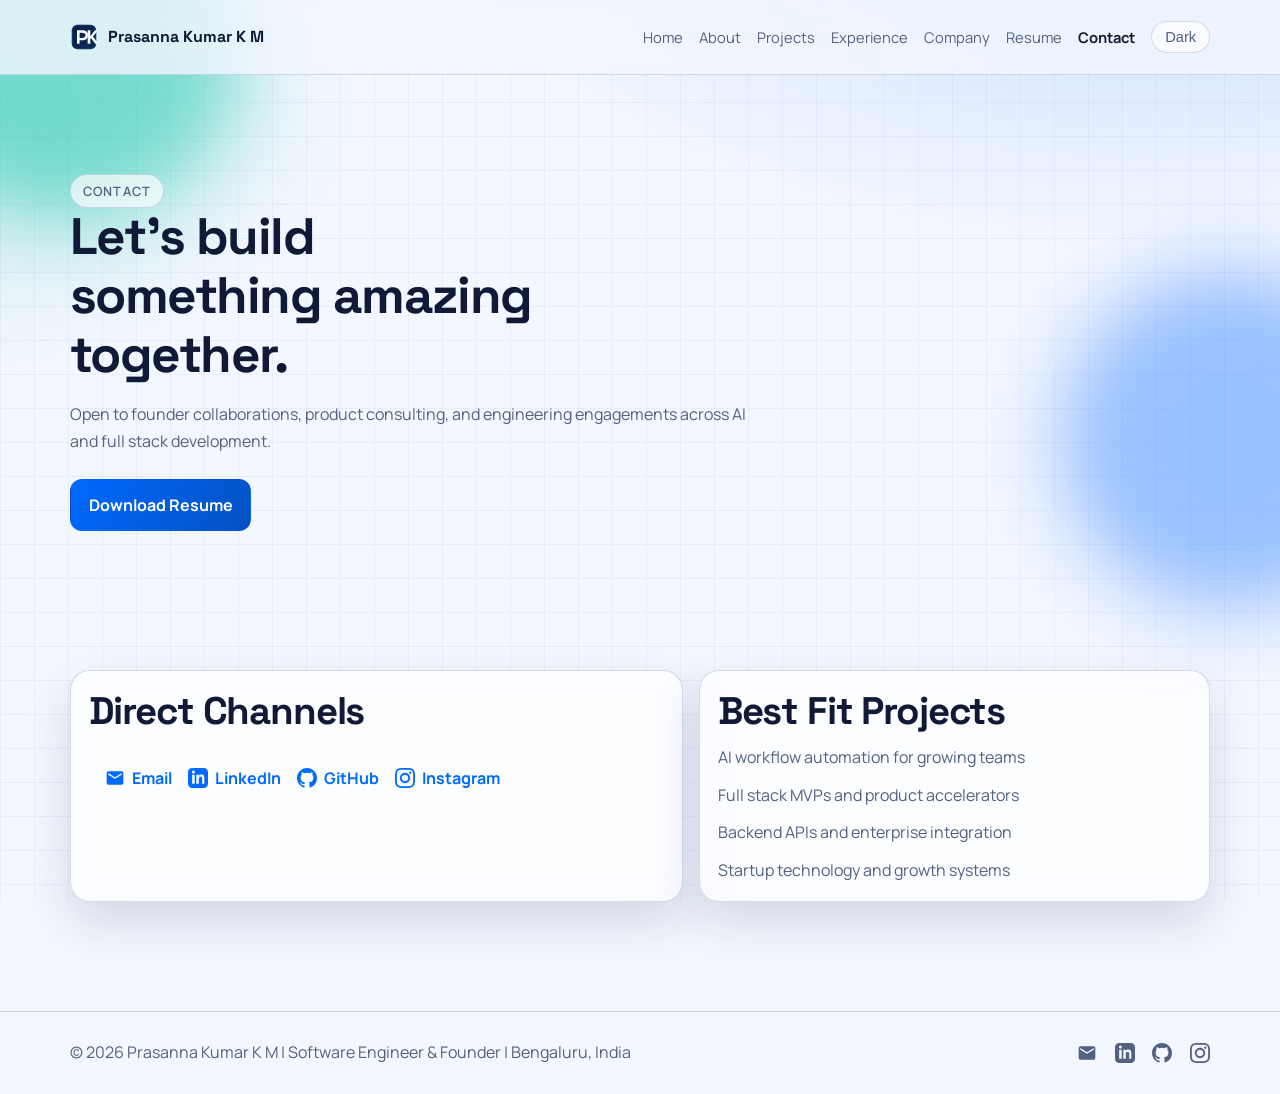
<file: contact.html>
<!DOCTYPE html>
<html lang="en">
<head>
  <meta charset="UTF-8">
  <meta name="viewport" content="width=device-width, initial-scale=1">
  <title>Contact | Prasanna Kumar K M</title>
  <meta name="description" content="Connect with Prasanna Kumar K M for startup collaborations, AI solutions, and full stack engineering projects.">
  <meta name="author" content="Prasanna Kumar K M">
  <meta name="robots" content="index, follow">
  <meta property="og:title" content="Contact | Prasanna Kumar K M">
  <meta property="og:description" content="Let's build something amazing together.">
  <meta property="og:type" content="website">
  <meta property="og:url" content="https://kmprasannakumar.github.io/portfolio/contact.html">
  <meta property="og:image" content="https://kmprasannakumar.github.io/portfolio/assets/projects/portfolio-site.svg">
  <link rel="canonical" href="https://kmprasannakumar.github.io/portfolio/contact.html">
  <link rel="icon" type="image/svg+xml" href="assets/brand/pkm-mark.svg">
  <meta name="twitter:card" content="summary_large_image">
  <meta name="twitter:title" content="Contact | Prasanna Kumar K M">
  <meta name="twitter:description" content="Let's build something amazing together.">
  <meta name="twitter:image" content="https://kmprasannakumar.github.io/portfolio/assets/projects/portfolio-site.svg">
  <link rel="preconnect" href="https://fonts.googleapis.com">
  <link rel="preconnect" href="https://fonts.gstatic.com" crossorigin>
  <link href="https://fonts.googleapis.com/css2?family=Manrope:wght@400;500;600;700;800&family=Space+Grotesk:wght@500;700&display=swap" rel="stylesheet">
  <link rel="stylesheet" href="style.css">
</head>
<body data-page="contact">
  <div class="bg-orb orb-1" aria-hidden="true"></div>
  <div class="bg-orb orb-2" aria-hidden="true"></div>
  <div class="bg-grid" aria-hidden="true"></div>

  <header class="site-header">
    <nav class="navbar container" aria-label="Primary">
      <a class="brand brand-wrap" href="index.html" aria-label="Go to homepage">
        <img src="assets/brand/pkm-mark.svg" alt="PKM logo" class="logo-mark" width="28" height="28">
        <span>Prasanna Kumar K M</span>
      </a>
      <button class="menu-btn" id="menuBtn" aria-expanded="false" aria-controls="navLinks" aria-label="Toggle menu">Menu</button>
      <div class="nav-links" id="navLinks">
        <a href="index.html" data-nav="home">Home</a>
        <a href="about.html" data-nav="about">About</a>
        <a href="projects.html" data-nav="projects">Projects</a>
        <a href="experience.html" data-nav="experience">Experience</a>
        <a href="company.html" data-nav="company">Company</a>
        <a href="resume.html" data-nav="resume">Resume</a>
        <a href="contact.html" data-nav="contact">Contact</a>
        <button id="themeToggle" class="theme-toggle" aria-label="Toggle dark and light mode">Theme</button>
      </div>
    </nav>
  </header>

  <main>
    <section class="page-hero container reveal">
      <p class="kicker">Contact</p>
      <h1>Let's build something amazing together.</h1>
      <p class="page-intro">Open to founder collaborations, product consulting, and engineering engagements across AI and full stack development.</p>
      <div class="hero-actions">
        <a class="btn btn-primary" href="assets/resume/Prasanna-Kumar-KM-Resume.pdf" download="Prasanna Kumar K M Resume.pdf">Download Resume</a>
      </div>
    </section>

    <section class="section container reveal">
      <div class="split-layout">
        <article class="glass-card skill-card">
          <h2>Direct Channels</h2>
          <div class="contact-links">
            <a class="social-link" href="mailto:prasannakumar.kmblr@gmail.com">
              <svg viewBox="0 0 24 24" aria-hidden="true"><path d="M20 4H4a2 2 0 0 0-2 2v12a2 2 0 0 0 2 2h16a2 2 0 0 0 2-2V6a2 2 0 0 0-2-2zm0 4-8 5-8-5V6l8 5 8-5v2z"/></svg>
              Email
            </a>
            <a class="social-link" href="https://www.linkedin.com/in/prasannakumarkm" target="_blank" rel="noopener noreferrer">
              <svg viewBox="0 0 24 24" aria-hidden="true"><path d="M19 0H5a5 5 0 0 0-5 5v14a5 5 0 0 0 5 5h14a5 5 0 0 0 5-5V5a5 5 0 0 0-5-5zM8 19H5V8h3v11zM6.5 6.7A1.8 1.8 0 1 1 6.5 3a1.8 1.8 0 0 1 0 3.7zM20 19h-3v-5.6c0-1.3 0-3-1.8-3S13 11.9 13 13.4V19h-3V8h2.9v1.5h.1c.4-.8 1.4-1.6 2.9-1.6 3.1 0 3.7 2 3.7 4.7V19z"/></svg>
              LinkedIn
            </a>
            <a class="social-link" href="https://github.com/kmprasannakumar" target="_blank" rel="noopener noreferrer">
              <svg viewBox="0 0 24 24" aria-hidden="true"><path d="M12 0C5.37 0 0 5.37 0 12c0 5.3 3.44 9.8 8.2 11.38.6.11.82-.26.82-.58v-2.03c-3.34.73-4.04-1.61-4.04-1.61-.54-1.38-1.33-1.75-1.33-1.75-1.09-.74.08-.73.08-.73 1.2.09 1.84 1.24 1.84 1.24 1.07 1.83 2.8 1.3 3.48 1 .11-.78.42-1.3.76-1.6-2.67-.3-5.47-1.33-5.47-5.93 0-1.31.47-2.38 1.24-3.22-.14-.3-.54-1.52.1-3.18 0 0 1-.32 3.3 1.23a11.5 11.5 0 0 1 6 0c2.28-1.55 3.29-1.23 3.29-1.23.65 1.66.24 2.88.12 3.18.77.84 1.23 1.91 1.23 3.22 0 4.61-2.8 5.63-5.48 5.92.43.37.81 1.1.81 2.22v3.29c0 .32.21.7.82.58A12 12 0 0 0 24 12C24 5.37 18.63 0 12 0z"/></svg>
              GitHub
            </a>
            <a class="social-link" href="https://www.instagram.com/prasannakumarkmreddy?igsh=bG9hbTIxcnY0bGRi" target="_blank" rel="noopener noreferrer">
              <svg viewBox="0 0 24 24" aria-hidden="true"><path d="M12 2.163c3.204 0 3.584.012 4.85.07 3.252.148 4.771 1.691 4.919 4.919.058 1.265.069 1.645.069 4.849 0 3.205-.012 3.584-.069 4.849-.149 3.225-1.664 4.771-4.919 4.919-1.266.058-1.644.07-4.85.07-3.204 0-3.584-.012-4.849-.07-3.26-.149-4.771-1.699-4.919-4.92-.058-1.265-.07-1.644-.07-4.849 0-3.204.013-3.583.07-4.849.149-3.227 1.664-4.771 4.919-4.919 1.266-.057 1.645-.069 4.849-.069zm0-2.163c-3.259 0-3.667.014-4.947.072-4.358.2-6.78 2.618-6.98 6.98-.059 1.281-.073 1.689-.073 4.948 0 3.259.014 3.668.072 4.948.2 4.358 2.618 6.78 6.98 6.98 1.281.058 1.689.072 4.948.072 3.259 0 3.668-.014 4.948-.072 4.354-.2 6.782-2.618 6.979-6.98.059-1.28.073-1.689.073-4.948 0-3.259-.014-3.667-.072-4.947-.196-4.354-2.617-6.78-6.979-6.98-1.281-.059-1.69-.073-4.949-.073zm0 5.838c-3.403 0-6.162 2.759-6.162 6.162S8.597 18.163 12 18.163s6.162-2.759 6.162-6.162S15.403 5.838 12 5.838zm0 10.162c-2.209 0-4-1.79-4-4 0-2.209 1.791-4 4-4s4 1.791 4 4c0 2.21-1.791 4-4 4zm6.406-11.845c-.796 0-1.441.645-1.441 1.44s.645 1.44 1.441 1.44c.795 0 1.439-.645 1.439-1.44s-.644-1.44-1.439-1.44z"/></svg>
              Instagram
            </a>
          </div>
        </article>

        <article class="glass-card skill-card">
          <h2>Best Fit Projects</h2>
          <ul class="list-clean">
            <li>AI workflow automation for growing teams</li>
            <li>Full stack MVPs and product accelerators</li>
            <li>Backend APIs and enterprise integration</li>
            <li>Startup technology and growth systems</li>
          </ul>
        </article>
      </div>
    </section>

  </main>

  <footer class="site-footer">
    <div class="container footer-wrap">
      <p>&copy; <span id="year"></span> Prasanna Kumar K M | Software Engineer &amp; Founder | Bengaluru, India</p>
      <nav class="footer-social" aria-label="Social media links">
        <a href="mailto:prasannakumar.kmblr@gmail.com" aria-label="Email">
          <svg viewBox="0 0 24 24" aria-hidden="true"><path d="M20 4H4a2 2 0 0 0-2 2v12a2 2 0 0 0 2 2h16a2 2 0 0 0 2-2V6a2 2 0 0 0-2-2zm0 4-8 5-8-5V6l8 5 8-5v2z"/></svg>
        </a>
        <a href="https://www.linkedin.com/in/prasannakumarkm" target="_blank" rel="noopener noreferrer" aria-label="LinkedIn">
          <svg viewBox="0 0 24 24" aria-hidden="true"><path d="M19 0H5a5 5 0 0 0-5 5v14a5 5 0 0 0 5 5h14a5 5 0 0 0 5-5V5a5 5 0 0 0-5-5zM8 19H5V8h3v11zM6.5 6.7A1.8 1.8 0 1 1 6.5 3a1.8 1.8 0 0 1 0 3.7zM20 19h-3v-5.6c0-1.3 0-3-1.8-3S13 11.9 13 13.4V19h-3V8h2.9v1.5h.1c.4-.8 1.4-1.6 2.9-1.6 3.1 0 3.7 2 3.7 4.7V19z"/></svg>
        </a>
        <a href="https://github.com/kmprasannakumar" target="_blank" rel="noopener noreferrer" aria-label="GitHub">
          <svg viewBox="0 0 24 24" aria-hidden="true"><path d="M12 0C5.37 0 0 5.37 0 12c0 5.3 3.44 9.8 8.2 11.38.6.11.82-.26.82-.58v-2.03c-3.34.73-4.04-1.61-4.04-1.61-.54-1.38-1.33-1.75-1.33-1.75-1.09-.74.08-.73.08-.73 1.2.09 1.84 1.24 1.84 1.24 1.07 1.83 2.8 1.3 3.48 1 .11-.78.42-1.3.76-1.6-2.67-.3-5.47-1.33-5.47-5.93 0-1.31.47-2.38 1.24-3.22-.14-.3-.54-1.52.1-3.18 0 0 1-.32 3.3 1.23a11.5 11.5 0 0 1 6 0c2.28-1.55 3.29-1.23 3.29-1.23.65 1.66.24 2.88.12 3.18.77.84 1.23 1.91 1.23 3.22 0 4.61-2.8 5.63-5.48 5.92.43.37.81 1.1.81 2.22v3.29c0 .32.21.7.82.58A12 12 0 0 0 24 12C24 5.37 18.63 0 12 0z"/></svg>
        </a>
        <a href="https://www.instagram.com/prasannakumarkmreddy?igsh=bG9hbTIxcnY0bGRi" target="_blank" rel="noopener noreferrer" aria-label="Instagram">
          <svg viewBox="0 0 24 24" aria-hidden="true"><path d="M12 2.163c3.204 0 3.584.012 4.85.07 3.252.148 4.771 1.691 4.919 4.919.058 1.265.069 1.645.069 4.849 0 3.205-.012 3.584-.069 4.849-.149 3.225-1.664 4.771-4.919 4.919-1.266.058-1.644.07-4.85.07-3.204 0-3.584-.012-4.849-.07-3.26-.149-4.771-1.699-4.919-4.92-.058-1.265-.07-1.644-.07-4.849 0-3.204.013-3.583.07-4.849.149-3.227 1.664-4.771 4.919-4.919 1.266-.057 1.645-.069 4.849-.069zm0-2.163c-3.259 0-3.667.014-4.947.072-4.358.2-6.78 2.618-6.98 6.98-.059 1.281-.073 1.689-.073 4.948 0 3.259.014 3.668.072 4.948.2 4.358 2.618 6.78 6.98 6.98 1.281.058 1.689.072 4.948.072 3.259 0 3.668-.014 4.948-.072 4.354-.2 6.782-2.618 6.979-6.98.059-1.28.073-1.689.073-4.948 0-3.259-.014-3.667-.072-4.947-.196-4.354-2.617-6.78-6.979-6.98-1.281-.059-1.69-.073-4.949-.073zm0 5.838c-3.403 0-6.162 2.759-6.162 6.162S8.597 18.163 12 18.163s6.162-2.759 6.162-6.162S15.403 5.838 12 5.838zm0 10.162c-2.209 0-4-1.79-4-4 0-2.209 1.791-4 4-4s4 1.791 4 4c0 2.21-1.791 4-4 4zm6.406-11.845c-.796 0-1.441.645-1.441 1.44s.645 1.44 1.441 1.44c.795 0 1.439-.645 1.439-1.44s-.644-1.44-1.439-1.44z"/></svg>
        </a>
      </nav>
    </div>
  </footer>

  <script src="script.js" defer></script>
</body>
</html>
</file>
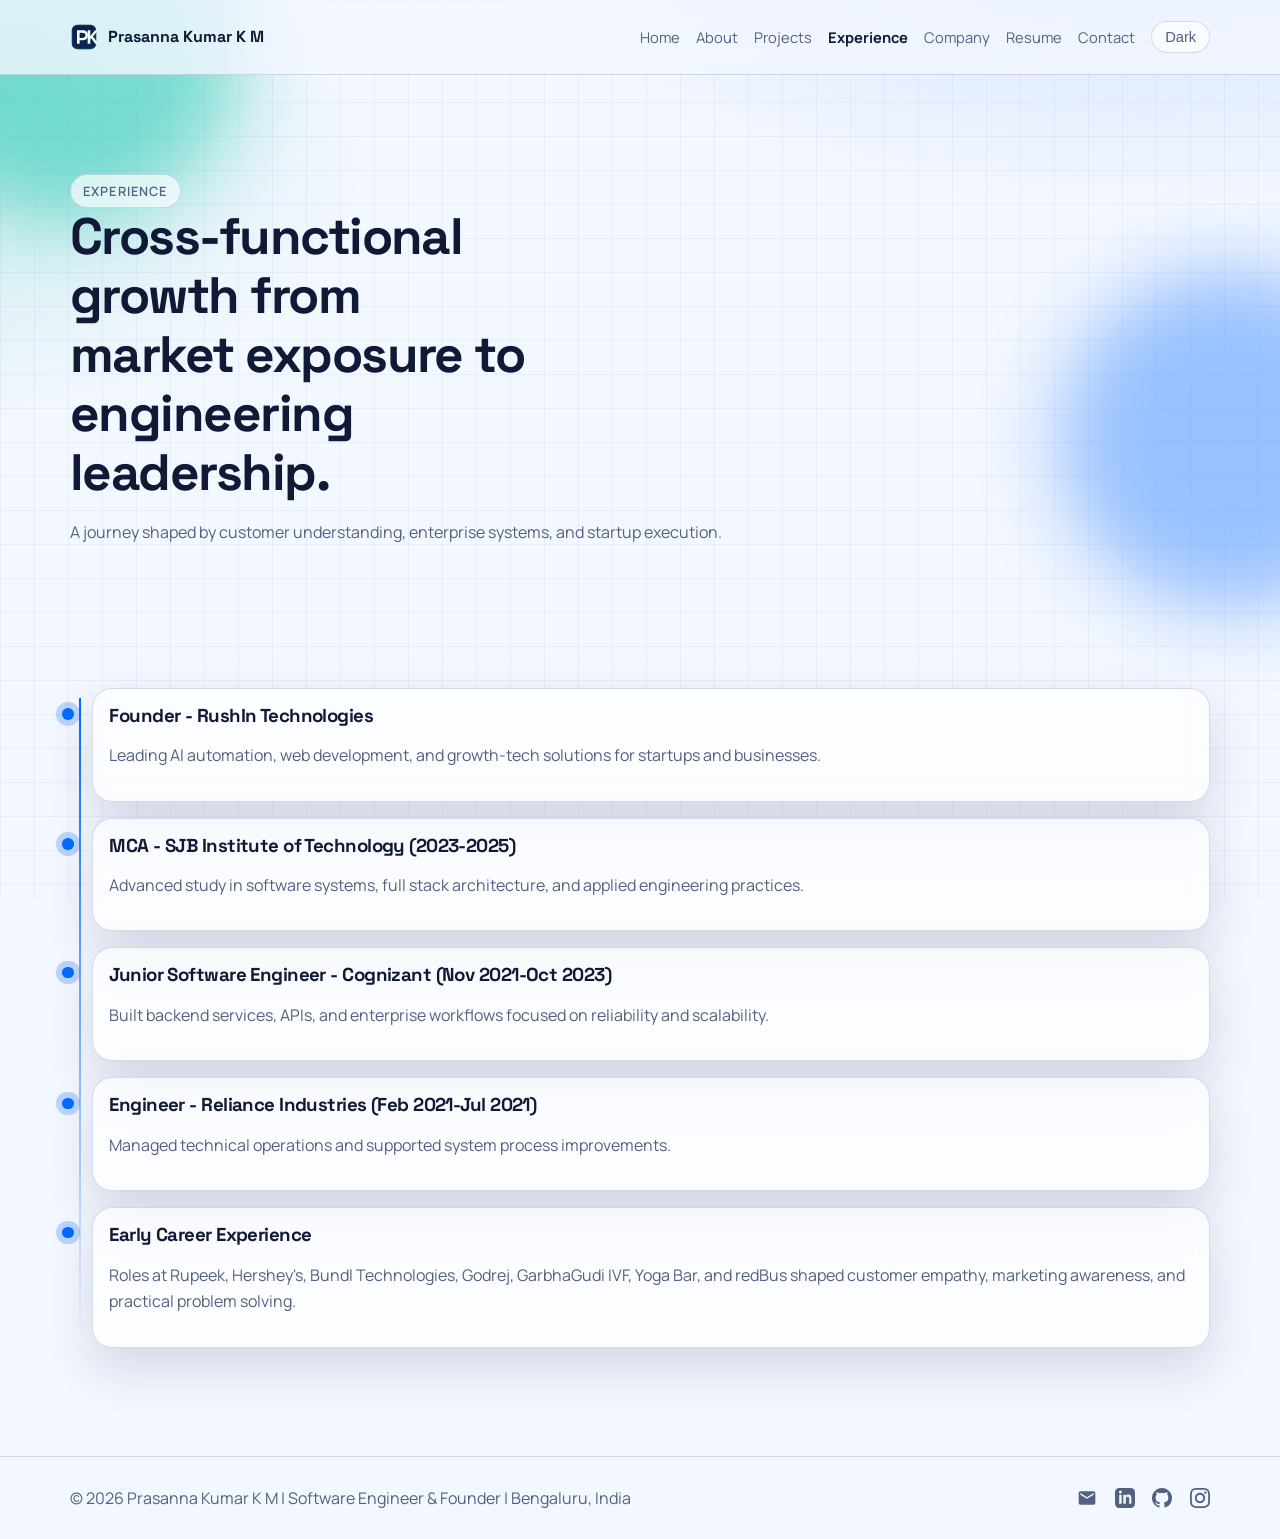
<file: experience.html>
<!DOCTYPE html>
<html lang="en">
<head>
  <meta charset="UTF-8">
  <meta name="viewport" content="width=device-width, initial-scale=1">
  <title>Experience | Prasanna Kumar K M</title>
  <meta name="description" content="Professional timeline of Prasanna Kumar K M from early customer-facing roles to software engineering and founding RushIn Technologies.">
  <meta name="author" content="Prasanna Kumar K M">
  <meta name="robots" content="index, follow">
  <meta property="og:title" content="Experience | Prasanna Kumar K M">
  <meta property="og:description" content="Professional timeline and growth journey.">
  <meta property="og:type" content="website">
  <meta property="og:url" content="https://kmprasannakumar.github.io/portfolio/experience.html">
  <meta property="og:image" content="https://kmprasannakumar.github.io/portfolio/assets/projects/portfolio-site.svg">
  <link rel="canonical" href="https://kmprasannakumar.github.io/portfolio/experience.html">
  <link rel="icon" type="image/svg+xml" href="assets/brand/pkm-mark.svg">
  <meta name="twitter:card" content="summary_large_image">
  <meta name="twitter:title" content="Experience | Prasanna Kumar K M">
  <meta name="twitter:description" content="Professional timeline and growth journey.">
  <meta name="twitter:image" content="https://kmprasannakumar.github.io/portfolio/assets/projects/portfolio-site.svg">
  <link rel="preconnect" href="https://fonts.googleapis.com">
  <link rel="preconnect" href="https://fonts.gstatic.com" crossorigin>
  <link href="https://fonts.googleapis.com/css2?family=Manrope:wght@400;500;600;700;800&family=Space+Grotesk:wght@500;700&display=swap" rel="stylesheet">
  <link rel="stylesheet" href="style.css">
</head>
<body data-page="experience">
  <div class="bg-orb orb-1" aria-hidden="true"></div>
  <div class="bg-orb orb-2" aria-hidden="true"></div>
  <div class="bg-grid" aria-hidden="true"></div>

  <header class="site-header">
    <nav class="navbar container" aria-label="Primary">
      <a class="brand brand-wrap" href="index.html" aria-label="Go to homepage">
        <img src="assets/brand/pkm-mark.svg" alt="PKM logo" class="logo-mark" width="28" height="28">
        <span>Prasanna Kumar K M</span>
      </a>
      <button class="menu-btn" id="menuBtn" aria-expanded="false" aria-controls="navLinks" aria-label="Toggle menu">Menu</button>
      <div class="nav-links" id="navLinks">
        <a href="index.html" data-nav="home">Home</a>
        <a href="about.html" data-nav="about">About</a>
        <a href="projects.html" data-nav="projects">Projects</a>
        <a href="experience.html" data-nav="experience">Experience</a>
        <a href="company.html" data-nav="company">Company</a>
        <a href="resume.html" data-nav="resume">Resume</a>
        <a href="contact.html" data-nav="contact">Contact</a>
        <button id="themeToggle" class="theme-toggle" aria-label="Toggle dark and light mode">Theme</button>
      </div>
    </nav>
  </header>

  <main>
    <section class="page-hero container reveal">
      <p class="kicker">Experience</p>
      <h1>Cross-functional growth from market exposure to engineering leadership.</h1>
      <p class="page-intro">A journey shaped by customer understanding, enterprise systems, and startup execution.</p>
    </section>

    <section class="section container reveal">
      <div class="timeline">
        <article class="timeline-item glass-card">
          <h3>Founder - RushIn Technologies</h3>
          <p>Leading AI automation, web development, and growth-tech solutions for startups and businesses.</p>
        </article>
        <article class="timeline-item glass-card">
          <h3>MCA - SJB Institute of Technology (2023-2025)</h3>
          <p>Advanced study in software systems, full stack architecture, and applied engineering practices.</p>
        </article>
        <article class="timeline-item glass-card">
          <h3>Junior Software Engineer - Cognizant (Nov 2021-Oct 2023)</h3>
          <p>Built backend services, APIs, and enterprise workflows focused on reliability and scalability.</p>
        </article>
        <article class="timeline-item glass-card">
          <h3>Engineer - Reliance Industries (Feb 2021-Jul 2021)</h3>
          <p>Managed technical operations and supported system process improvements.</p>
        </article>
        <article class="timeline-item glass-card">
          <h3>Early Career Experience</h3>
          <p>Roles at Rupeek, Hershey's, Bundl Technologies, Godrej, GarbhaGudi IVF, Yoga Bar, and redBus shaped customer empathy, marketing awareness, and practical problem solving.</p>
        </article>
      </div>
    </section>
  </main>

  <footer class="site-footer">
    <div class="container footer-wrap">
      <p>&copy; <span id="year"></span> Prasanna Kumar K M | Software Engineer &amp; Founder | Bengaluru, India</p>
      <nav class="footer-social" aria-label="Social media links">
        <a href="mailto:prasannakumar.kmblr@gmail.com" aria-label="Email">
          <svg viewBox="0 0 24 24" aria-hidden="true"><path d="M20 4H4a2 2 0 0 0-2 2v12a2 2 0 0 0 2 2h16a2 2 0 0 0 2-2V6a2 2 0 0 0-2-2zm0 4-8 5-8-5V6l8 5 8-5v2z"/></svg>
        </a>
        <a href="https://www.linkedin.com/in/prasannakumarkm" target="_blank" rel="noopener noreferrer" aria-label="LinkedIn">
          <svg viewBox="0 0 24 24" aria-hidden="true"><path d="M19 0H5a5 5 0 0 0-5 5v14a5 5 0 0 0 5 5h14a5 5 0 0 0 5-5V5a5 5 0 0 0-5-5zM8 19H5V8h3v11zM6.5 6.7A1.8 1.8 0 1 1 6.5 3a1.8 1.8 0 0 1 0 3.7zM20 19h-3v-5.6c0-1.3 0-3-1.8-3S13 11.9 13 13.4V19h-3V8h2.9v1.5h.1c.4-.8 1.4-1.6 2.9-1.6 3.1 0 3.7 2 3.7 4.7V19z"/></svg>
        </a>
        <a href="https://github.com/kmprasannakumar" target="_blank" rel="noopener noreferrer" aria-label="GitHub">
          <svg viewBox="0 0 24 24" aria-hidden="true"><path d="M12 0C5.37 0 0 5.37 0 12c0 5.3 3.44 9.8 8.2 11.38.6.11.82-.26.82-.58v-2.03c-3.34.73-4.04-1.61-4.04-1.61-.54-1.38-1.33-1.75-1.33-1.75-1.09-.74.08-.73.08-.73 1.2.09 1.84 1.24 1.84 1.24 1.07 1.83 2.8 1.3 3.48 1 .11-.78.42-1.3.76-1.6-2.67-.3-5.47-1.33-5.47-5.93 0-1.31.47-2.38 1.24-3.22-.14-.3-.54-1.52.1-3.18 0 0 1-.32 3.3 1.23a11.5 11.5 0 0 1 6 0c2.28-1.55 3.29-1.23 3.29-1.23.65 1.66.24 2.88.12 3.18.77.84 1.23 1.91 1.23 3.22 0 4.61-2.8 5.63-5.48 5.92.43.37.81 1.1.81 2.22v3.29c0 .32.21.7.82.58A12 12 0 0 0 24 12C24 5.37 18.63 0 12 0z"/></svg>
        </a>
        <a href="https://www.instagram.com/prasannakumarkmreddy?igsh=bG9hbTIxcnY0bGRi" target="_blank" rel="noopener noreferrer" aria-label="Instagram">
          <svg viewBox="0 0 24 24" aria-hidden="true"><path d="M12 2.163c3.204 0 3.584.012 4.85.07 3.252.148 4.771 1.691 4.919 4.919.058 1.265.069 1.645.069 4.849 0 3.205-.012 3.584-.069 4.849-.149 3.225-1.664 4.771-4.919 4.919-1.266.058-1.644.07-4.85.07-3.204 0-3.584-.012-4.849-.07-3.26-.149-4.771-1.699-4.919-4.92-.058-1.265-.07-1.644-.07-4.849 0-3.204.013-3.583.07-4.849.149-3.227 1.664-4.771 4.919-4.919 1.266-.057 1.645-.069 4.849-.069zm0-2.163c-3.259 0-3.667.014-4.947.072-4.358.2-6.78 2.618-6.98 6.98-.059 1.281-.073 1.689-.073 4.948 0 3.259.014 3.668.072 4.948.2 4.358 2.618 6.78 6.98 6.98 1.281.058 1.689.072 4.948.072 3.259 0 3.668-.014 4.948-.072 4.354-.2 6.782-2.618 6.979-6.98.059-1.28.073-1.689.073-4.948 0-3.259-.014-3.667-.072-4.947-.196-4.354-2.617-6.78-6.979-6.98-1.281-.059-1.69-.073-4.949-.073zm0 5.838c-3.403 0-6.162 2.759-6.162 6.162S8.597 18.163 12 18.163s6.162-2.759 6.162-6.162S15.403 5.838 12 5.838zm0 10.162c-2.209 0-4-1.79-4-4 0-2.209 1.791-4 4-4s4 1.791 4 4c0 2.21-1.791 4-4 4zm6.406-11.845c-.796 0-1.441.645-1.441 1.44s.645 1.44 1.441 1.44c.795 0 1.439-.645 1.439-1.44s-.644-1.44-1.439-1.44z"/></svg>
        </a>
      </nav>
    </div>
  </footer>

  <script src="script.js" defer></script>
</body>
</html>
</file>
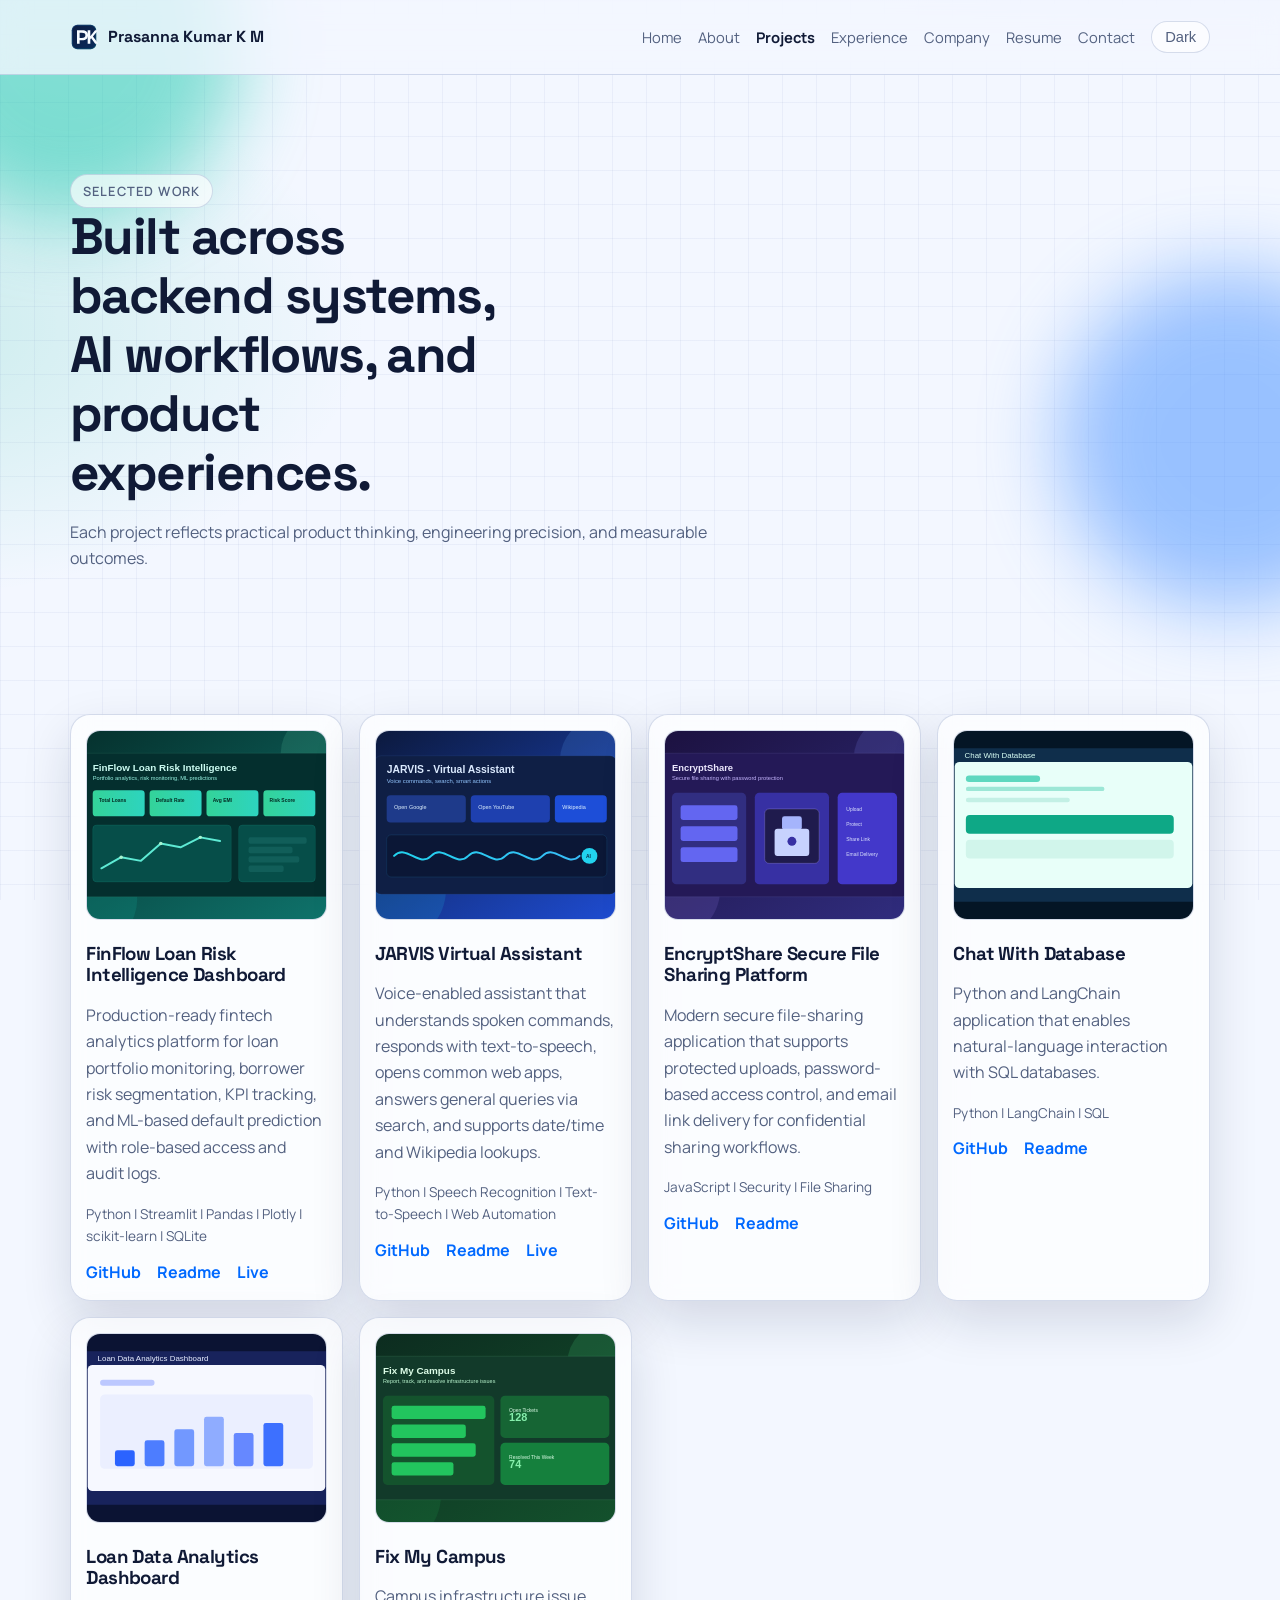
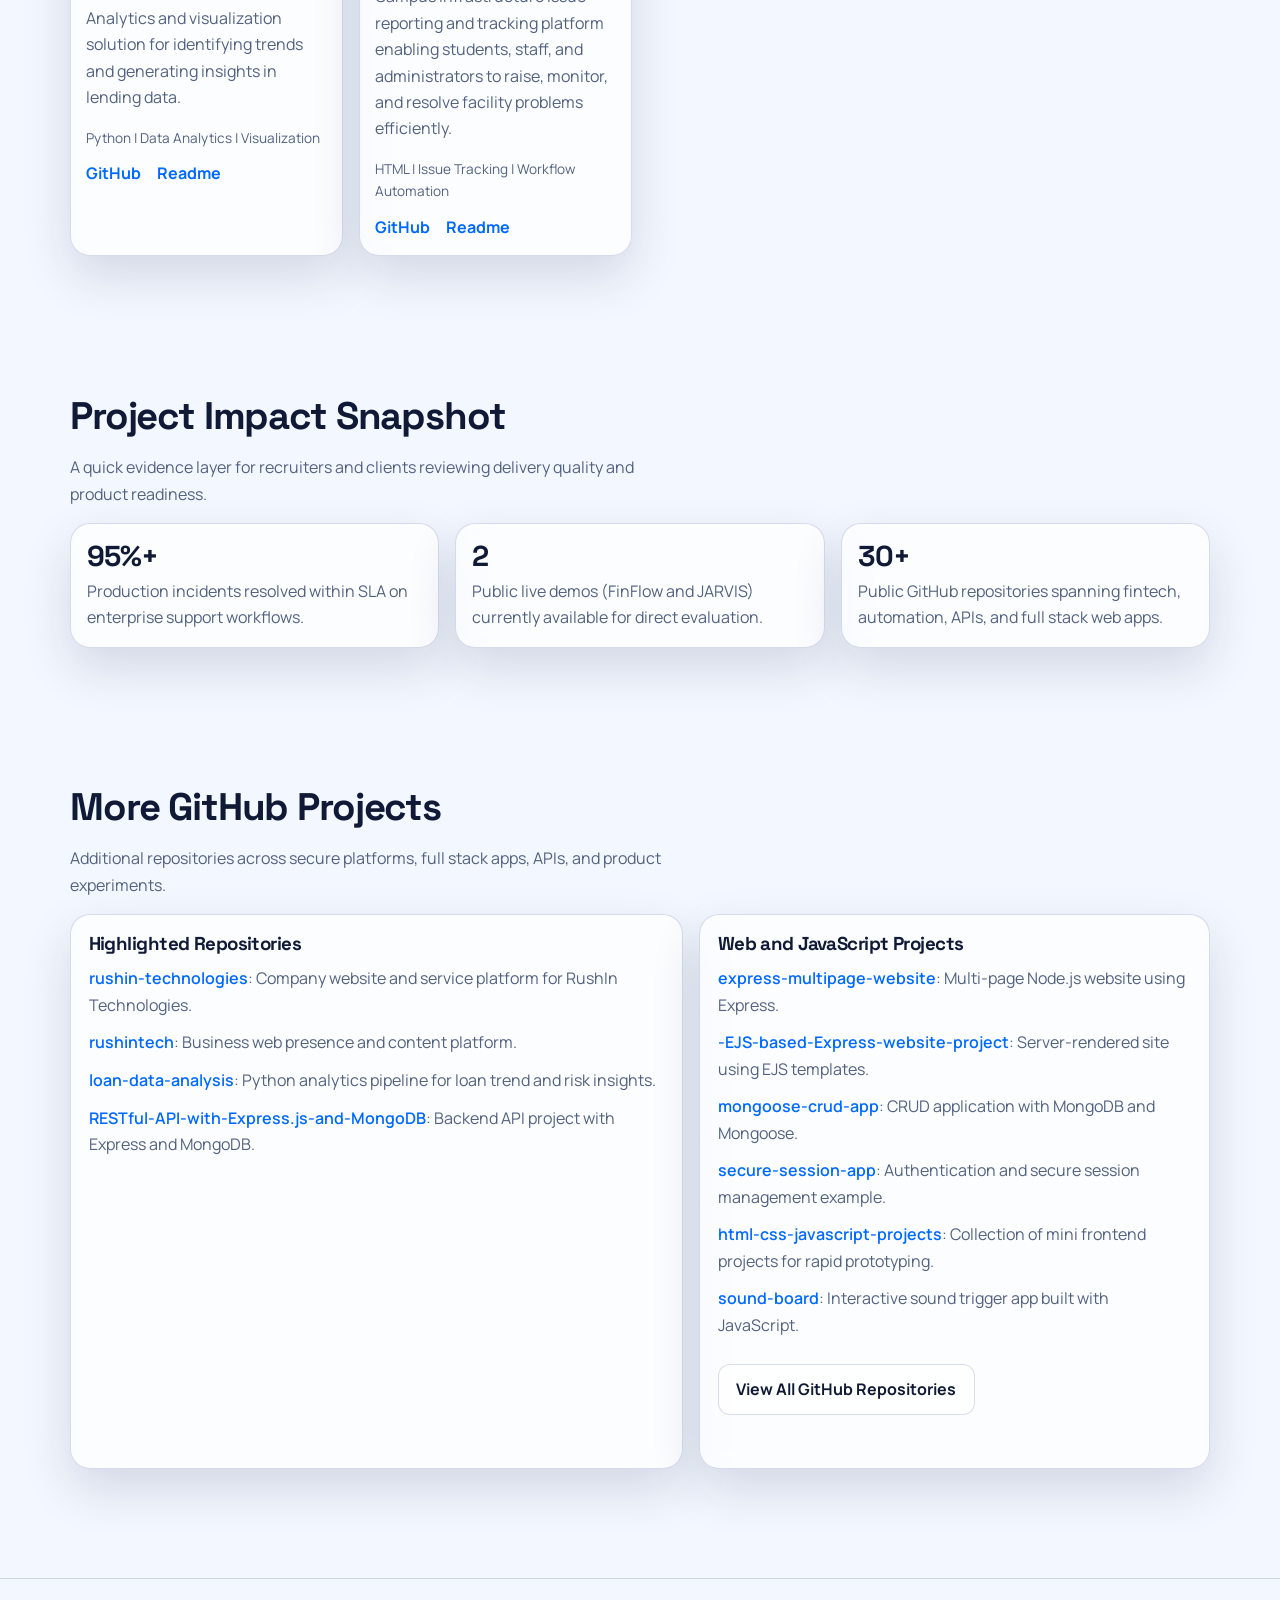
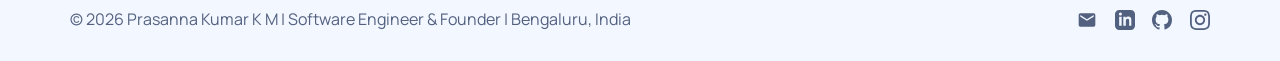
<file: projects.html>
<!DOCTYPE html>
<html lang="en">
<head>
  <meta charset="UTF-8">
  <meta name="viewport" content="width=device-width, initial-scale=1">
  <title>Projects | Prasanna Kumar K M</title>
  <meta name="description" content="Project portfolio of Prasanna Kumar K M covering fintech analytics, virtual assistants, Java full stack, AI database chat, and portfolio engineering.">
  <meta name="author" content="Prasanna Kumar K M">
  <meta name="robots" content="index, follow">
  <meta property="og:title" content="Projects | Prasanna Kumar K M">
  <meta property="og:description" content="Selected projects across full stack engineering and AI workflows.">
  <meta property="og:type" content="website">
  <meta property="og:url" content="https://kmprasannakumar.github.io/portfolio/projects.html">
  <meta property="og:image" content="https://kmprasannakumar.github.io/portfolio/assets/projects/finflow-dashboard.svg">
  <link rel="canonical" href="https://kmprasannakumar.github.io/portfolio/projects.html">
  <link rel="icon" type="image/svg+xml" href="assets/brand/pkm-mark.svg">
  <meta name="twitter:card" content="summary_large_image">
  <meta name="twitter:title" content="Projects | Prasanna Kumar K M">
  <meta name="twitter:description" content="Selected projects across full stack engineering and AI workflows.">
  <meta name="twitter:image" content="https://kmprasannakumar.github.io/portfolio/assets/projects/finflow-dashboard.svg">
  <link rel="preconnect" href="https://fonts.googleapis.com">
  <link rel="preconnect" href="https://fonts.gstatic.com" crossorigin>
  <link href="https://fonts.googleapis.com/css2?family=Manrope:wght@400;500;600;700;800&family=Space+Grotesk:wght@500;700&display=swap" rel="stylesheet">
  <link rel="stylesheet" href="style.css">
</head>
<body data-page="projects">
  <div class="bg-orb orb-1" aria-hidden="true"></div>
  <div class="bg-orb orb-2" aria-hidden="true"></div>
  <div class="bg-grid" aria-hidden="true"></div>

  <header class="site-header">
    <nav class="navbar container" aria-label="Primary">
      <a class="brand brand-wrap" href="index.html" aria-label="Go to homepage">
        <img src="assets/brand/pkm-mark.svg" alt="PKM logo" class="logo-mark" width="28" height="28">
        <span>Prasanna Kumar K M</span>
      </a>
      <button class="menu-btn" id="menuBtn" aria-expanded="false" aria-controls="navLinks" aria-label="Toggle menu">Menu</button>
      <div class="nav-links" id="navLinks">
        <a href="index.html" data-nav="home">Home</a>
        <a href="about.html" data-nav="about">About</a>
        <a href="projects.html" data-nav="projects">Projects</a>
        <a href="experience.html" data-nav="experience">Experience</a>
        <a href="company.html" data-nav="company">Company</a>
        <a href="resume.html" data-nav="resume">Resume</a>
        <a href="contact.html" data-nav="contact">Contact</a>
        <button id="themeToggle" class="theme-toggle" aria-label="Toggle dark and light mode">Theme</button>
      </div>
    </nav>
  </header>

  <main>
    <section class="page-hero container reveal">
      <p class="kicker">Selected Work</p>
      <h1>Built across backend systems, AI workflows, and product experiences.</h1>
      <p class="page-intro">Each project reflects practical product thinking, engineering precision, and measurable outcomes.</p>
    </section>

    <section class="section container reveal">
      <div class="project-grid">
        <article class="project-card glass-card">
          <img src="assets/projects/finflow-dashboard.svg" alt="FinFlow Loan Risk Intelligence Dashboard interface" class="project-thumb" loading="lazy" width="1200" height="760">
          <h3>FinFlow Loan Risk Intelligence Dashboard</h3>
          <p>Production-ready fintech analytics platform for loan portfolio monitoring, borrower risk segmentation, KPI tracking, and ML-based default prediction with role-based access and audit logs.</p>
          <p class="stack">Python | Streamlit | Pandas | Plotly | scikit-learn | SQLite</p>
          <div class="project-links">
            <a href="https://github.com/kmprasannakumar/finflow-loan" target="_blank" rel="noopener noreferrer">GitHub</a>
            <a href="https://github.com/kmprasannakumar/finflow-loan#readme" target="_blank" rel="noopener noreferrer">Readme</a>
            <a href="https://finflow-loan-dashboard.onrender.com" target="_blank" rel="noopener noreferrer">Live</a>
          </div>
        </article>

        <article class="project-card glass-card">
          <img src="assets/projects/jarvis-assistant.svg" alt="JARVIS virtual assistant interface" class="project-thumb" loading="lazy" width="1200" height="760">
          <h3>JARVIS Virtual Assistant</h3>
          <p>Voice-enabled assistant that understands spoken commands, responds with text-to-speech, opens common web apps, answers general queries via search, and supports date/time and Wikipedia lookups.</p>
          <p class="stack">Python | Speech Recognition | Text-to-Speech | Web Automation</p>
          <div class="project-links">
            <a href="https://github.com/kmprasannakumar/jarvis_ai_assistant" target="_blank" rel="noopener noreferrer">GitHub</a>
            <a href="https://github.com/kmprasannakumar/jarvis_ai_assistant#readme" target="_blank" rel="noopener noreferrer">Readme</a>
            <a href="https://jarvis.rushintech.in" target="_blank" rel="noopener noreferrer">Live</a>
          </div>
        </article>

        <article class="project-card glass-card">
          <img src="assets/projects/encryptshare-platform.svg" alt="EncryptShare secure file sharing platform interface" class="project-thumb" loading="lazy" width="1200" height="760">
          <h3>EncryptShare Secure File Sharing Platform</h3>
          <p>Modern secure file-sharing application that supports protected uploads, password-based access control, and email link delivery for confidential sharing workflows.</p>
          <p class="stack">JavaScript | Security | File Sharing</p>
          <div class="project-links">
            <a href="https://github.com/kmprasannakumar/EncryptShare-Secure-File-Sharing-Platform" target="_blank" rel="noopener noreferrer">GitHub</a>
            <a href="https://github.com/kmprasannakumar/EncryptShare-Secure-File-Sharing-Platform#readme" target="_blank" rel="noopener noreferrer">Readme</a>
          </div>
        </article>

        <article class="project-card glass-card">
          <img src="assets/projects/chat-db.svg" alt="Chat With Database interface" class="project-thumb" loading="lazy" width="1200" height="760">
          <h3>Chat With Database</h3>
          <p>Python and LangChain application that enables natural-language interaction with SQL databases.</p>
          <p class="stack">Python | LangChain | SQL</p>
          <div class="project-links">
            <a href="https://github.com/kmprasannakumar/Chat-With-a-MySQL-Using-Python-and-LangChain" target="_blank" rel="noopener noreferrer">GitHub</a>
            <a href="https://github.com/kmprasannakumar/Chat-With-a-MySQL-Using-Python-and-LangChain#readme" target="_blank" rel="noopener noreferrer">Readme</a>
          </div>
        </article>

        <article class="project-card glass-card">
          <img src="assets/projects/loan-analytics.svg" alt="Loan Data Analytics Dashboard interface" class="project-thumb" loading="lazy" width="1200" height="760">
          <h3>Loan Data Analytics Dashboard</h3>
          <p>Analytics and visualization solution for identifying trends and generating insights in lending data.</p>
          <p class="stack">Python | Data Analytics | Visualization</p>
          <div class="project-links">
            <a href="https://github.com/kmprasannakumar/Loan-Data-Analysis-and-Visualization" target="_blank" rel="noopener noreferrer">GitHub</a>
            <a href="https://github.com/kmprasannakumar/Loan-Data-Analysis-and-Visualization#readme" target="_blank" rel="noopener noreferrer">Readme</a>
          </div>
        </article>

        <article class="project-card glass-card">
          <img src="assets/projects/fix-my-campus.svg" alt="Fix My Campus issue tracking interface" class="project-thumb" loading="lazy" width="1200" height="760">
          <h3>Fix My Campus</h3>
          <p>Campus infrastructure issue reporting and tracking platform enabling students, staff, and administrators to raise, monitor, and resolve facility problems efficiently.</p>
          <p class="stack">HTML | Issue Tracking | Workflow Automation</p>
          <div class="project-links">
            <a href="https://github.com/kmprasannakumar/Fix-My-Campus" target="_blank" rel="noopener noreferrer">GitHub</a>
            <a href="https://github.com/kmprasannakumar/Fix-My-Campus#readme" target="_blank" rel="noopener noreferrer">Readme</a>
          </div>
        </article>
      </div>
    </section>

    <section class="section container reveal">
      <h2>Project Impact Snapshot</h2>
      <p class="section-intro">A quick evidence layer for recruiters and clients reviewing delivery quality and product readiness.</p>
      <div class="metrics-grid">
        <article class="glass-card metric-card">
          <h3>95%+</h3>
          <p>Production incidents resolved within SLA on enterprise support workflows.</p>
        </article>
        <article class="glass-card metric-card">
          <h3>2</h3>
          <p>Public live demos (FinFlow and JARVIS) currently available for direct evaluation.</p>
        </article>
        <article class="glass-card metric-card">
          <h3>30+</h3>
          <p>Public GitHub repositories spanning fintech, automation, APIs, and full stack web apps.</p>
        </article>
      </div>
    </section>

    <section class="section container reveal">
      <h2>More GitHub Projects</h2>
      <p class="section-intro">Additional repositories across secure platforms, full stack apps, APIs, and product experiments.</p>
      <div class="split-layout">
        <article class="glass-card skill-card">
          <h3>Highlighted Repositories</h3>
          <ul class="list-clean">
            <li><a href="https://github.com/kmprasannakumar/rushin-technologies" target="_blank" rel="noopener noreferrer">rushin-technologies</a>: Company website and service platform for RushIn Technologies.</li>
            <li><a href="https://github.com/kmprasannakumar/rushintech" target="_blank" rel="noopener noreferrer">rushintech</a>: Business web presence and content platform.</li>
            <li><a href="https://github.com/kmprasannakumar/loan-data-analysis" target="_blank" rel="noopener noreferrer">loan-data-analysis</a>: Python analytics pipeline for loan trend and risk insights.</li>
            <li><a href="https://github.com/kmprasannakumar/RESTful-API-with-Express.js-and-MongoDB" target="_blank" rel="noopener noreferrer">RESTful-API-with-Express.js-and-MongoDB</a>: Backend API project with Express and MongoDB.</li>
          </ul>
        </article>

        <article class="glass-card skill-card">
          <h3>Web and JavaScript Projects</h3>
          <ul class="list-clean">
            <li><a href="https://github.com/kmprasannakumar/express-multipage-website" target="_blank" rel="noopener noreferrer">express-multipage-website</a>: Multi-page Node.js website using Express.</li>
            <li><a href="https://github.com/kmprasannakumar/-EJS-based-Express-website-project" target="_blank" rel="noopener noreferrer">-EJS-based-Express-website-project</a>: Server-rendered site using EJS templates.</li>
            <li><a href="https://github.com/kmprasannakumar/mongoose-crud-app" target="_blank" rel="noopener noreferrer">mongoose-crud-app</a>: CRUD application with MongoDB and Mongoose.</li>
            <li><a href="https://github.com/kmprasannakumar/secure-session-app" target="_blank" rel="noopener noreferrer">secure-session-app</a>: Authentication and secure session management example.</li>
            <li><a href="https://github.com/kmprasannakumar/html-css-javascript-projects" target="_blank" rel="noopener noreferrer">html-css-javascript-projects</a>: Collection of mini frontend projects for rapid prototyping.</li>
            <li><a href="https://github.com/kmprasannakumar/sound-board" target="_blank" rel="noopener noreferrer">sound-board</a>: Interactive sound trigger app built with JavaScript.</li>
          </ul>
          <div class="hero-actions">
            <a class="btn btn-secondary" href="https://github.com/kmprasannakumar?tab=repositories" target="_blank" rel="noopener noreferrer">View All GitHub Repositories</a>
          </div>
        </article>
      </div>
    </section>
  </main>

  <footer class="site-footer">
    <div class="container footer-wrap">
      <p>&copy; <span id="year"></span> Prasanna Kumar K M | Software Engineer &amp; Founder | Bengaluru, India</p>
      <nav class="footer-social" aria-label="Social media links">
        <a href="mailto:prasannakumar.kmblr@gmail.com" aria-label="Email">
          <svg viewBox="0 0 24 24" aria-hidden="true"><path d="M20 4H4a2 2 0 0 0-2 2v12a2 2 0 0 0 2 2h16a2 2 0 0 0 2-2V6a2 2 0 0 0-2-2zm0 4-8 5-8-5V6l8 5 8-5v2z"/></svg>
        </a>
        <a href="https://www.linkedin.com/in/prasannakumarkm" target="_blank" rel="noopener noreferrer" aria-label="LinkedIn">
          <svg viewBox="0 0 24 24" aria-hidden="true"><path d="M19 0H5a5 5 0 0 0-5 5v14a5 5 0 0 0 5 5h14a5 5 0 0 0 5-5V5a5 5 0 0 0-5-5zM8 19H5V8h3v11zM6.5 6.7A1.8 1.8 0 1 1 6.5 3a1.8 1.8 0 0 1 0 3.7zM20 19h-3v-5.6c0-1.3 0-3-1.8-3S13 11.9 13 13.4V19h-3V8h2.9v1.5h.1c.4-.8 1.4-1.6 2.9-1.6 3.1 0 3.7 2 3.7 4.7V19z"/></svg>
        </a>
        <a href="https://github.com/kmprasannakumar" target="_blank" rel="noopener noreferrer" aria-label="GitHub">
          <svg viewBox="0 0 24 24" aria-hidden="true"><path d="M12 0C5.37 0 0 5.37 0 12c0 5.3 3.44 9.8 8.2 11.38.6.11.82-.26.82-.58v-2.03c-3.34.73-4.04-1.61-4.04-1.61-.54-1.38-1.33-1.75-1.33-1.75-1.09-.74.08-.73.08-.73 1.2.09 1.84 1.24 1.84 1.24 1.07 1.83 2.8 1.3 3.48 1 .11-.78.42-1.3.76-1.6-2.67-.3-5.47-1.33-5.47-5.93 0-1.31.47-2.38 1.24-3.22-.14-.3-.54-1.52.1-3.18 0 0 1-.32 3.3 1.23a11.5 11.5 0 0 1 6 0c2.28-1.55 3.29-1.23 3.29-1.23.65 1.66.24 2.88.12 3.18.77.84 1.23 1.91 1.23 3.22 0 4.61-2.8 5.63-5.48 5.92.43.37.81 1.1.81 2.22v3.29c0 .32.21.7.82.58A12 12 0 0 0 24 12C24 5.37 18.63 0 12 0z"/></svg>
        </a>
        <a href="https://www.instagram.com/prasannakumarkmreddy?igsh=bG9hbTIxcnY0bGRi" target="_blank" rel="noopener noreferrer" aria-label="Instagram">
          <svg viewBox="0 0 24 24" aria-hidden="true"><path d="M12 2.163c3.204 0 3.584.012 4.85.07 3.252.148 4.771 1.691 4.919 4.919.058 1.265.069 1.645.069 4.849 0 3.205-.012 3.584-.069 4.849-.149 3.225-1.664 4.771-4.919 4.919-1.266.058-1.644.07-4.85.07-3.204 0-3.584-.012-4.849-.07-3.26-.149-4.771-1.699-4.919-4.92-.058-1.265-.07-1.644-.07-4.849 0-3.204.013-3.583.07-4.849.149-3.227 1.664-4.771 4.919-4.919 1.266-.057 1.645-.069 4.849-.069zm0-2.163c-3.259 0-3.667.014-4.947.072-4.358.2-6.78 2.618-6.98 6.98-.059 1.281-.073 1.689-.073 4.948 0 3.259.014 3.668.072 4.948.2 4.358 2.618 6.78 6.98 6.98 1.281.058 1.689.072 4.948.072 3.259 0 3.668-.014 4.948-.072 4.354-.2 6.782-2.618 6.979-6.98.059-1.28.073-1.689.073-4.948 0-3.259-.014-3.667-.072-4.947-.196-4.354-2.617-6.78-6.979-6.98-1.281-.059-1.69-.073-4.949-.073zm0 5.838c-3.403 0-6.162 2.759-6.162 6.162S8.597 18.163 12 18.163s6.162-2.759 6.162-6.162S15.403 5.838 12 5.838zm0 10.162c-2.209 0-4-1.79-4-4 0-2.209 1.791-4 4-4s4 1.791 4 4c0 2.21-1.791 4-4 4zm6.406-11.845c-.796 0-1.441.645-1.441 1.44s.645 1.44 1.441 1.44c.795 0 1.439-.645 1.439-1.44s-.644-1.44-1.439-1.44z"/></svg>
        </a>
      </nav>
    </div>
  </footer>

  <script src="script.js" defer></script>
</body>
</html>
</file>
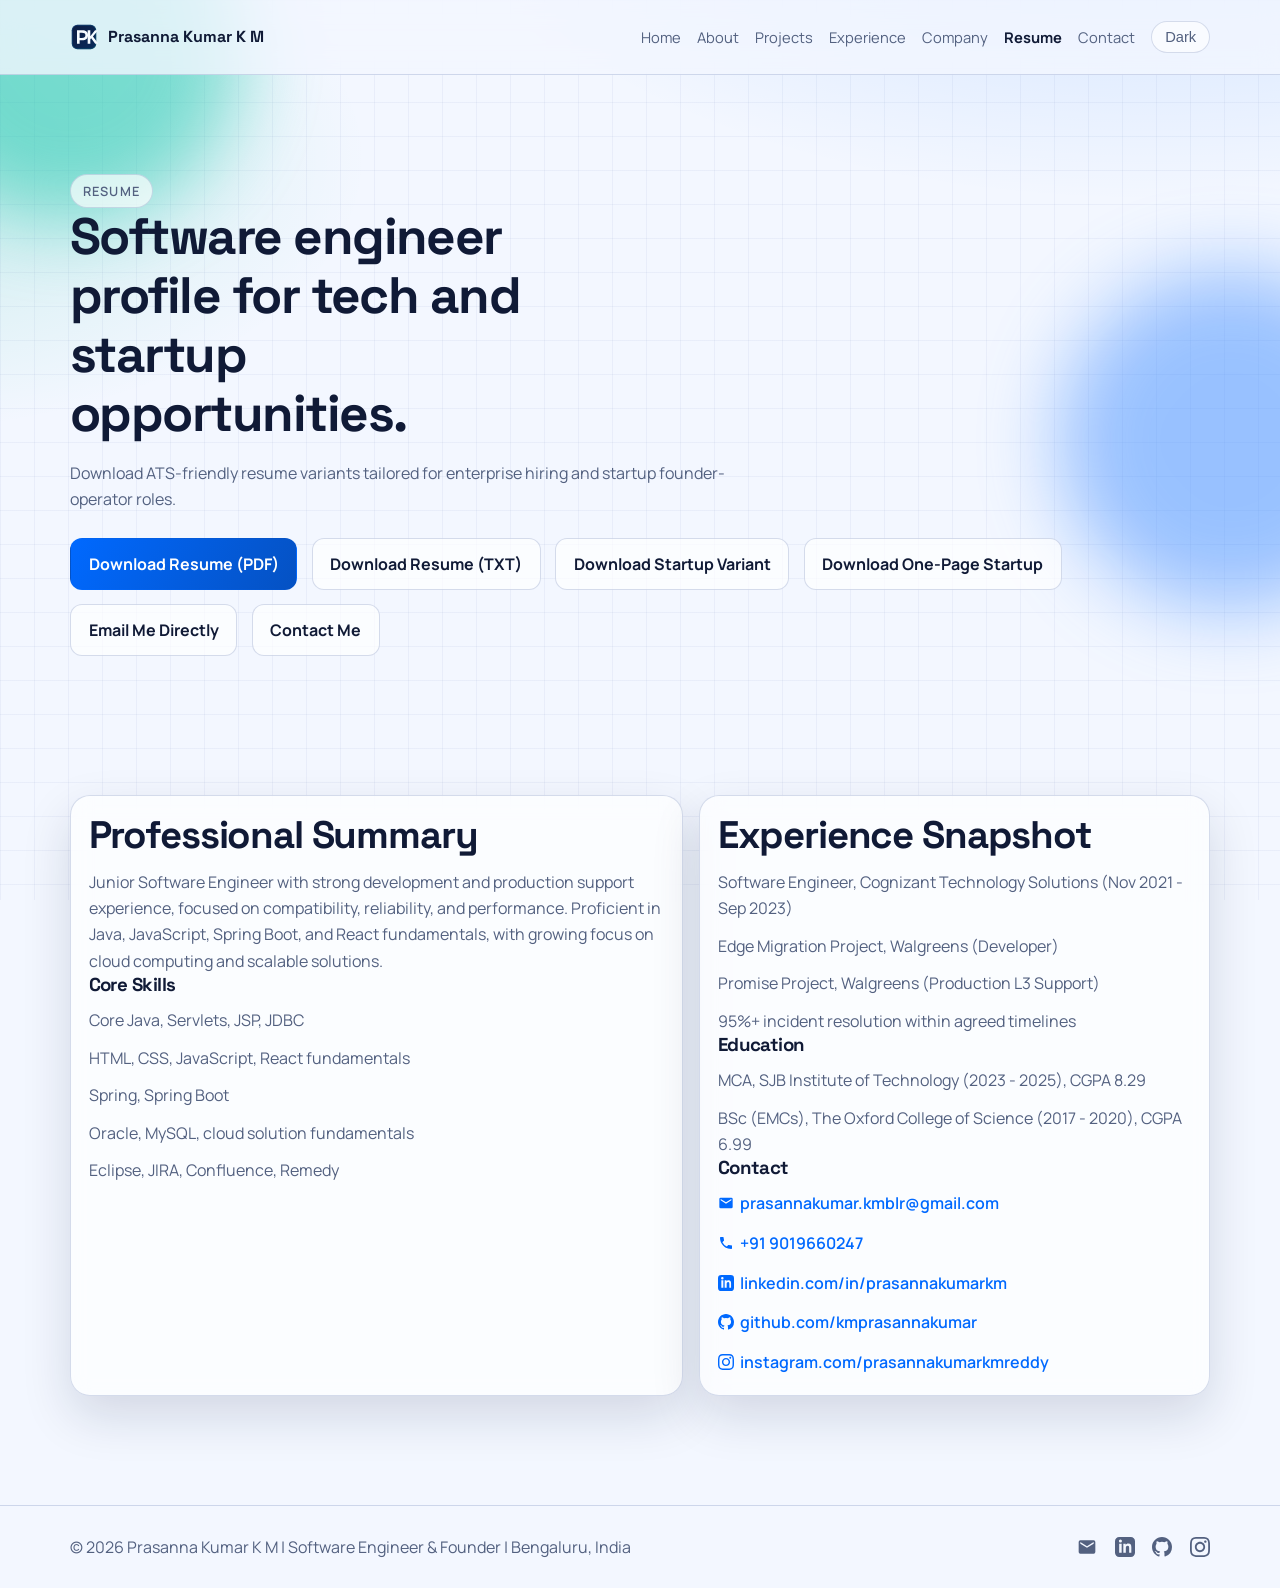
<file: resume.html>
<!DOCTYPE html>
<html lang="en">
<head>
  <meta charset="UTF-8">
  <meta name="viewport" content="width=device-width, initial-scale=1">
  <title>Resume | Prasanna Kumar K M</title>
  <meta name="description" content="Resume of Prasanna Kumar K M, Founder and Software Engineer.">
  <meta name="author" content="Prasanna Kumar K M">
  <meta name="robots" content="index, follow">
  <meta property="og:title" content="Resume | Prasanna Kumar K M">
  <meta property="og:description" content="Download resume variants of Prasanna Kumar K M for software engineering and startup opportunities.">
  <meta property="og:type" content="website">
  <meta property="og:url" content="https://kmprasannakumar.github.io/portfolio/resume.html">
  <meta property="og:image" content="https://kmprasannakumar.github.io/portfolio/assets/projects/portfolio-site.svg">
  <link rel="canonical" href="https://kmprasannakumar.github.io/portfolio/resume.html">
  <link rel="icon" type="image/svg+xml" href="assets/brand/pkm-mark.svg">
  <meta name="twitter:card" content="summary_large_image">
  <meta name="twitter:title" content="Resume | Prasanna Kumar K M">
  <meta name="twitter:description" content="Download resume variants of Prasanna Kumar K M for software engineering and startup opportunities.">
  <meta name="twitter:image" content="https://kmprasannakumar.github.io/portfolio/assets/projects/portfolio-site.svg">
  <link rel="preconnect" href="https://fonts.googleapis.com">
  <link rel="preconnect" href="https://fonts.gstatic.com" crossorigin>
  <link href="https://fonts.googleapis.com/css2?family=Manrope:wght@400;500;600;700;800&family=Space+Grotesk:wght@500;700&display=swap" rel="stylesheet">
  <link rel="stylesheet" href="style.css">
</head>
<body data-page="resume">
  <div class="bg-orb orb-1" aria-hidden="true"></div>
  <div class="bg-orb orb-2" aria-hidden="true"></div>
  <div class="bg-grid" aria-hidden="true"></div>

  <header class="site-header">
    <nav class="navbar container" aria-label="Primary">
      <a class="brand brand-wrap" href="index.html" aria-label="Go to homepage">
        <img src="assets/brand/pkm-mark.svg" alt="PKM logo" class="logo-mark" width="28" height="28">
        <span>Prasanna Kumar K M</span>
      </a>
      <button class="menu-btn" id="menuBtn" aria-expanded="false" aria-controls="navLinks" aria-label="Toggle menu">Menu</button>
      <div class="nav-links" id="navLinks">
        <a href="index.html" data-nav="home">Home</a>
        <a href="about.html" data-nav="about">About</a>
        <a href="projects.html" data-nav="projects">Projects</a>
        <a href="experience.html" data-nav="experience">Experience</a>
        <a href="company.html" data-nav="company">Company</a>
        <a href="resume.html" data-nav="resume">Resume</a>
        <a href="contact.html" data-nav="contact">Contact</a>
        <button id="themeToggle" class="theme-toggle" aria-label="Toggle dark and light mode">Theme</button>
      </div>
    </nav>
  </header>

  <main>
    <section class="page-hero container reveal">
      <p class="kicker">Resume</p>
      <h1>Software engineer profile for tech and startup opportunities.</h1>
      <p class="page-intro">Download ATS-friendly resume variants tailored for enterprise hiring and startup founder-operator roles.</p>
      <div class="hero-actions">
        <a class="btn btn-primary" href="assets/resume/Prasanna-Kumar-KM-Resume.pdf" download="Prasanna Kumar K M Resume.pdf">Download Resume (PDF)</a>
        <a class="btn btn-secondary" href="assets/resume/Prasanna-Kumar-KM-Resume.txt" download>Download Resume (TXT)</a>
        <a class="btn btn-secondary" href="assets/resume/Prasanna-Kumar-KM-Startup-Resume.txt" download>Download Startup Variant</a>
        <a class="btn btn-secondary" href="assets/resume/Prasanna-Kumar-KM-Startup-OnePage.txt" download>Download One-Page Startup</a>
        <a class="btn btn-secondary" href="mailto:prasannakumar.kmblr@gmail.com?subject=Opportunity%20for%20Prasanna%20Kumar%20K%20M">Email Me Directly</a>
        <a class="btn btn-secondary" href="contact.html">Contact Me</a>
      </div>
    </section>

    <section class="section container reveal">
      <div class="split-layout">
        <article class="glass-card skill-card">
          <h2>Professional Summary</h2>
          <p>Junior Software Engineer with strong development and production support experience, focused on compatibility, reliability, and performance. Proficient in Java, JavaScript, Spring Boot, and React fundamentals, with growing focus on cloud computing and scalable solutions.</p>
          <h3>Core Skills</h3>
          <ul class="list-clean">
            <li>Core Java, Servlets, JSP, JDBC</li>
            <li>HTML, CSS, JavaScript, React fundamentals</li>
            <li>Spring, Spring Boot</li>
            <li>Oracle, MySQL, cloud solution fundamentals</li>
            <li>Eclipse, JIRA, Confluence, Remedy</li>
          </ul>
        </article>

        <article class="glass-card skill-card">
          <h2>Experience Snapshot</h2>
          <ul class="list-clean">
            <li>Software Engineer, Cognizant Technology Solutions (Nov 2021 - Sep 2023)</li>
            <li>Edge Migration Project, Walgreens (Developer)</li>
            <li>Promise Project, Walgreens (Production L3 Support)</li>
            <li>95%+ incident resolution within agreed timelines</li>
          </ul>
          <h3>Education</h3>
          <ul class="list-clean">
            <li>MCA, SJB Institute of Technology (2023 - 2025), CGPA 8.29</li>
            <li>BSc (EMCs), The Oxford College of Science (2017 - 2020), CGPA 6.99</li>
          </ul>
          <h3>Contact</h3>
          <ul class="list-clean">
            <li>
              <a href="mailto:prasannakumar.kmblr@gmail.com">
                <svg viewBox="0 0 24 24" aria-hidden="true"><path d="M20 4H4a2 2 0 0 0-2 2v12a2 2 0 0 0 2 2h16a2 2 0 0 0 2-2V6a2 2 0 0 0-2-2zm0 4-8 5-8-5V6l8 5 8-5v2z"/></svg>
                prasannakumar.kmblr@gmail.com
              </a>
            </li>
            <li>
              <a href="tel:+919019660247">
                <svg viewBox="0 0 24 24" aria-hidden="true"><path d="M6.62 10.79a15.05 15.05 0 0 0 6.59 6.59l2.2-2.2a1 1 0 0 1 1.02-.24c1.12.37 2.33.57 3.57.57a1 1 0 0 1 1 1V20a1 1 0 0 1-1 1C10.61 21 3 13.39 3 4a1 1 0 0 1 1-1h3.5a1 1 0 0 1 1 1c0 1.25.2 2.45.57 3.57a1 1 0 0 1-.25 1.02L6.62 10.79z"/></svg>
                +91 9019660247
              </a>
            </li>
            <li>
              <a href="https://www.linkedin.com/in/prasannakumarkm" target="_blank" rel="noopener noreferrer">
                <svg viewBox="0 0 24 24" aria-hidden="true"><path d="M19 0H5a5 5 0 0 0-5 5v14a5 5 0 0 0 5 5h14a5 5 0 0 0 5-5V5a5 5 0 0 0-5-5zM8 19H5V8h3v11zM6.5 6.7A1.8 1.8 0 1 1 6.5 3a1.8 1.8 0 0 1 0 3.7zM20 19h-3v-5.6c0-1.3 0-3-1.8-3S13 11.9 13 13.4V19h-3V8h2.9v1.5h.1c.4-.8 1.4-1.6 2.9-1.6 3.1 0 3.7 2 3.7 4.7V19z"/></svg>
                linkedin.com/in/prasannakumarkm
              </a>
            </li>
            <li>
              <a href="https://github.com/kmprasannakumar" target="_blank" rel="noopener noreferrer">
                <svg viewBox="0 0 24 24" aria-hidden="true"><path d="M12 0C5.37 0 0 5.37 0 12c0 5.3 3.44 9.8 8.2 11.38.6.11.82-.26.82-.58v-2.03c-3.34.73-4.04-1.61-4.04-1.61-.54-1.38-1.33-1.75-1.33-1.75-1.09-.74.08-.73.08-.73 1.2.09 1.84 1.24 1.84 1.24 1.07 1.83 2.8 1.3 3.48 1 .11-.78.42-1.3.76-1.6-2.67-.3-5.47-1.33-5.47-5.93 0-1.31.47-2.38 1.24-3.22-.14-.3-.54-1.52.1-3.18 0 0 1-.32 3.3 1.23a11.5 11.5 0 0 1 6 0c2.28-1.55 3.29-1.23 3.29-1.23.65 1.66.24 2.88.12 3.18.77.84 1.23 1.91 1.23 3.22 0 4.61-2.8 5.63-5.48 5.92.43.37.81 1.1.81 2.22v3.29c0 .32.21.7.82.58A12 12 0 0 0 24 12C24 5.37 18.63 0 12 0z"/></svg>
                github.com/kmprasannakumar
              </a>
            </li>
            <li>
              <a href="https://www.instagram.com/prasannakumarkmreddy?igsh=bG9hbTIxcnY0bGRi" target="_blank" rel="noopener noreferrer">
                <svg viewBox="0 0 24 24" aria-hidden="true"><path d="M12 2.163c3.204 0 3.584.012 4.85.07 3.252.148 4.771 1.691 4.919 4.919.058 1.265.069 1.645.069 4.849 0 3.205-.012 3.584-.069 4.849-.149 3.225-1.664 4.771-4.919 4.919-1.266.058-1.644.07-4.85.07-3.204 0-3.584-.012-4.849-.07-3.26-.149-4.771-1.699-4.919-4.92-.058-1.265-.07-1.644-.07-4.849 0-3.204.013-3.583.07-4.849.149-3.227 1.664-4.771 4.919-4.919 1.266-.057 1.645-.069 4.849-.069zm0-2.163c-3.259 0-3.667.014-4.947.072-4.358.2-6.78 2.618-6.98 6.98-.059 1.281-.073 1.689-.073 4.948 0 3.259.014 3.668.072 4.948.2 4.358 2.618 6.78 6.98 6.98 1.281.058 1.689.072 4.948.072 3.259 0 3.668-.014 4.948-.072 4.354-.2 6.782-2.618 6.979-6.98.059-1.28.073-1.689.073-4.948 0-3.259-.014-3.667-.072-4.947-.196-4.354-2.617-6.78-6.979-6.98-1.281-.059-1.69-.073-4.949-.073zm0 5.838c-3.403 0-6.162 2.759-6.162 6.162S8.597 18.163 12 18.163s6.162-2.759 6.162-6.162S15.403 5.838 12 5.838zm0 10.162c-2.209 0-4-1.79-4-4 0-2.209 1.791-4 4-4s4 1.791 4 4c0 2.21-1.791 4-4 4zm6.406-11.845c-.796 0-1.441.645-1.441 1.44s.645 1.44 1.441 1.44c.795 0 1.439-.645 1.439-1.44s-.644-1.44-1.439-1.44z"/></svg>
                instagram.com/prasannakumarkmreddy
              </a>
            </li>
          </ul>
        </article>
      </div>
    </section>
  </main>

  <footer class="site-footer">
    <div class="container footer-wrap">
      <p>&copy; <span id="year"></span> Prasanna Kumar K M | Software Engineer &amp; Founder | Bengaluru, India</p>
      <nav class="footer-social" aria-label="Social media links">
        <a href="mailto:prasannakumar.kmblr@gmail.com" aria-label="Email">
          <svg viewBox="0 0 24 24" aria-hidden="true"><path d="M20 4H4a2 2 0 0 0-2 2v12a2 2 0 0 0 2 2h16a2 2 0 0 0 2-2V6a2 2 0 0 0-2-2zm0 4-8 5-8-5V6l8 5 8-5v2z"/></svg>
        </a>
        <a href="https://www.linkedin.com/in/prasannakumarkm" target="_blank" rel="noopener noreferrer" aria-label="LinkedIn">
          <svg viewBox="0 0 24 24" aria-hidden="true"><path d="M19 0H5a5 5 0 0 0-5 5v14a5 5 0 0 0 5 5h14a5 5 0 0 0 5-5V5a5 5 0 0 0-5-5zM8 19H5V8h3v11zM6.5 6.7A1.8 1.8 0 1 1 6.5 3a1.8 1.8 0 0 1 0 3.7zM20 19h-3v-5.6c0-1.3 0-3-1.8-3S13 11.9 13 13.4V19h-3V8h2.9v1.5h.1c.4-.8 1.4-1.6 2.9-1.6 3.1 0 3.7 2 3.7 4.7V19z"/></svg>
        </a>
        <a href="https://github.com/kmprasannakumar" target="_blank" rel="noopener noreferrer" aria-label="GitHub">
          <svg viewBox="0 0 24 24" aria-hidden="true"><path d="M12 0C5.37 0 0 5.37 0 12c0 5.3 3.44 9.8 8.2 11.38.6.11.82-.26.82-.58v-2.03c-3.34.73-4.04-1.61-4.04-1.61-.54-1.38-1.33-1.75-1.33-1.75-1.09-.74.08-.73.08-.73 1.2.09 1.84 1.24 1.84 1.24 1.07 1.83 2.8 1.3 3.48 1 .11-.78.42-1.3.76-1.6-2.67-.3-5.47-1.33-5.47-5.93 0-1.31.47-2.38 1.24-3.22-.14-.3-.54-1.52.1-3.18 0 0 1-.32 3.3 1.23a11.5 11.5 0 0 1 6 0c2.28-1.55 3.29-1.23 3.29-1.23.65 1.66.24 2.88.12 3.18.77.84 1.23 1.91 1.23 3.22 0 4.61-2.8 5.63-5.48 5.92.43.37.81 1.1.81 2.22v3.29c0 .32.21.7.82.58A12 12 0 0 0 24 12C24 5.37 18.63 0 12 0z"/></svg>
        </a>
        <a href="https://www.instagram.com/prasannakumarkmreddy?igsh=bG9hbTIxcnY0bGRi" target="_blank" rel="noopener noreferrer" aria-label="Instagram">
          <svg viewBox="0 0 24 24" aria-hidden="true"><path d="M12 2.163c3.204 0 3.584.012 4.85.07 3.252.148 4.771 1.691 4.919 4.919.058 1.265.069 1.645.069 4.849 0 3.205-.012 3.584-.069 4.849-.149 3.225-1.664 4.771-4.919 4.919-1.266.058-1.644.07-4.85.07-3.204 0-3.584-.012-4.849-.07-3.26-.149-4.771-1.699-4.919-4.92-.058-1.265-.07-1.644-.07-4.849 0-3.204.013-3.583.07-4.849.149-3.227 1.664-4.771 4.919-4.919 1.266-.057 1.645-.069 4.849-.069zm0-2.163c-3.259 0-3.667.014-4.947.072-4.358.2-6.78 2.618-6.98 6.98-.059 1.281-.073 1.689-.073 4.948 0 3.259.014 3.668.072 4.948.2 4.358 2.618 6.78 6.98 6.98 1.281.058 1.689.072 4.948.072 3.259 0 3.668-.014 4.948-.072 4.354-.2 6.782-2.618 6.979-6.98.059-1.28.073-1.689.073-4.948 0-3.259-.014-3.667-.072-4.947-.196-4.354-2.617-6.78-6.979-6.98-1.281-.059-1.69-.073-4.949-.073zm0 5.838c-3.403 0-6.162 2.759-6.162 6.162S8.597 18.163 12 18.163s6.162-2.759 6.162-6.162S15.403 5.838 12 5.838zm0 10.162c-2.209 0-4-1.79-4-4 0-2.209 1.791-4 4-4s4 1.791 4 4c0 2.21-1.791 4-4 4zm6.406-11.845c-.796 0-1.441.645-1.441 1.44s.645 1.44 1.441 1.44c.795 0 1.439-.645 1.439-1.44s-.644-1.44-1.439-1.44z"/></svg>
        </a>
      </nav>
    </div>
  </footer>

  <script src="script.js" defer></script>
</body>
</html>
</file>
<file: style.css>
:root {
  --bg: #f3f7ff;
  --surface: rgba(255, 255, 255, 0.68);
  --surface-solid: #ffffff;
  --text: #101a36;
  --muted: #536180;
  --primary: #0069ff;
  --secondary: #00b894;
  --border: rgba(72, 101, 163, 0.22);
  --shadow: 0 20px 50px rgba(12, 26, 67, 0.14);
  --ring: rgba(0, 105, 255, 0.3);
}

body[data-theme="dark"] {
  --bg: #0a0f1f;
  --surface: rgba(17, 27, 52, 0.64);
  --surface-solid: #111a33;
  --text: #e7efff;
  --muted: #a4b4d8;
  --primary: #5ea0ff;
  --secondary: #37d4b2;
  --border: rgba(142, 168, 232, 0.28);
  --shadow: 0 22px 60px rgba(0, 0, 0, 0.45);
  --ring: rgba(94, 160, 255, 0.38);
}

* {
  box-sizing: border-box;
}

html {
  scroll-behavior: smooth;
}

body {
  margin: 0;
  font-family: "Manrope", sans-serif;
  background: radial-gradient(1200px 600px at 90% -10%, rgba(0, 105, 255, 0.18), transparent 60%),
    radial-gradient(900px 500px at -10% 10%, rgba(0, 184, 148, 0.18), transparent 55%),
    var(--bg);
  color: var(--text);
  line-height: 1.65;
  overflow-x: hidden;
}

h1,
h2,
h3 {
  font-family: "Space Grotesk", sans-serif;
  letter-spacing: -0.03em;
  margin: 0 0 0.7rem;
  line-height: 1.15;
}

a {
  color: inherit;
  text-decoration: none;
}

.container {
  width: min(1140px, 92vw);
  margin: 0 auto;
}

.bg-orb {
  position: fixed;
  width: 340px;
  height: 340px;
  filter: blur(40px);
  border-radius: 50%;
  z-index: -2;
  opacity: 0.5;
}

.orb-1 {
  top: -120px;
  left: -100px;
  background: #0ec5a8;
}

.orb-2 {
  right: -120px;
  top: 30%;
  background: #3f8cff;
}

.bg-grid {
  position: fixed;
  inset: 0;
  z-index: -3;
  background-image: linear-gradient(to right, rgba(127, 147, 199, 0.09) 1px, transparent 1px),
    linear-gradient(to bottom, rgba(127, 147, 199, 0.09) 1px, transparent 1px);
  background-size: 34px 34px;
}

.site-header {
  position: sticky;
  top: 0;
  z-index: 100;
  -webkit-backdrop-filter: blur(12px);
  backdrop-filter: blur(12px);
  background: color-mix(in srgb, var(--bg) 80%, transparent);
  border-bottom: 1px solid var(--border);
}

.navbar {
  min-height: 74px;
  display: flex;
  align-items: center;
  justify-content: space-between;
  gap: 1rem;
}

.brand {
  font-family: "Space Grotesk", sans-serif;
  font-weight: 700;
  font-size: 1rem;
}

.brand-wrap {
  display: inline-flex;
  align-items: center;
  gap: 0.6rem;
}

.logo-mark {
  width: 28px;
  height: 28px;
  border-radius: 8px;
}

.nav-links {
  display: flex;
  align-items: center;
  gap: 1rem;
}

.nav-links a,
.theme-toggle,
.menu-btn {
  font-size: 0.92rem;
  color: var(--muted);
  transition: 0.25s ease;
}

.nav-links a:hover,
.theme-toggle:hover,
.menu-btn:hover {
  color: var(--text);
}

.active-link {
  color: var(--text) !important;
  font-weight: 700;
}

.menu-btn {
  display: none;
  border: 1px solid var(--border);
  border-radius: 12px;
  background: transparent;
  padding: 0.45rem 0.7rem;
}

.theme-toggle {
  border: 1px solid var(--border);
  border-radius: 999px;
  background: var(--surface);
  padding: 0.45rem 0.8rem;
  cursor: pointer;
}

.hero {
  padding: 7rem 0 4rem;
}

.page-hero {
  padding: 6.2rem 0 2.2rem;
}

.page-hero h1 {
  font-size: clamp(1.9rem, 4vw, 3.2rem);
  max-width: 14ch;
}

.page-intro {
  max-width: 68ch;
  color: var(--muted);
}

.kicker {
  width: fit-content;
  margin: 0;
  padding: 0.35rem 0.75rem;
  border-radius: 999px;
  border: 1px solid var(--border);
  background: var(--surface);
  color: var(--muted);
  font-size: 0.8rem;
  font-weight: 600;
  text-transform: uppercase;
  letter-spacing: 0.09em;
}

.hero h1 {
  font-size: clamp(2.1rem, 5vw, 4.4rem);
  max-width: 11.5ch;
  margin-top: 1rem;
}

.hero-copy {
  max-width: 64ch;
  color: var(--muted);
}

.hero-actions {
  display: flex;
  flex-wrap: wrap;
  gap: 0.9rem;
  margin: 1.6rem 0 2.2rem;
}

.btn {
  display: inline-flex;
  align-items: center;
  justify-content: center;
  border-radius: 12px;
  border: 1px solid transparent;
  padding: 0.72rem 1.1rem;
  font-weight: 700;
  transition: 0.25s ease;
}

.btn:focus-visible,
.nav-links a:focus-visible,
.theme-toggle:focus-visible,
.menu-btn:focus-visible,
.project-links a:focus-visible,
.contact-links a:focus-visible {
  outline: none;
  box-shadow: 0 0 0 4px var(--ring);
}

.btn-primary {
  color: #fff;
  background: linear-gradient(120deg, var(--primary), color-mix(in srgb, var(--primary) 70%, #101a36));
}

.btn-primary:hover {
  transform: translateY(-2px);
  box-shadow: 0 8px 24px color-mix(in srgb, var(--primary) 36%, transparent);
}

.btn-secondary {
  color: var(--text);
  border-color: var(--border);
  background: var(--surface);
}

.btn-secondary:hover {
  transform: translateY(-2px);
}

.glass-card {
  border: 1px solid var(--border);
  background: var(--surface);
  box-shadow: var(--shadow);
  border-radius: 20px;
  -webkit-backdrop-filter: blur(10px);
  backdrop-filter: blur(10px);
}

.hero-highlights {
  display: grid;
  grid-template-columns: repeat(3, minmax(0, 1fr));
  gap: 1rem;
  padding: 1.2rem;
}

.hero-highlights h3 {
  font-size: 0.9rem;
  margin-bottom: 0.2rem;
}

.hero-highlights p {
  margin: 0;
  color: var(--muted);
  font-size: 0.93rem;
}

.section {
  padding: 4.3rem 0;
}

.section h2 {
  font-size: clamp(1.5rem, 3vw, 2.4rem);
}

.section p {
  color: var(--muted);
}

.skills-grid,
.project-grid,
.service-grid {
  margin-top: 1.4rem;
  display: grid;
  gap: 1rem;
}

.skills-grid {
  grid-template-columns: repeat(auto-fit, minmax(220px, 1fr));
}

.skill-card {
  padding: 1.1rem;
}

.skill-card p {
  margin: 0;
}

.project-grid {
  grid-template-columns: repeat(auto-fit, minmax(250px, 1fr));
}

.project-card {
  padding: 0.95rem;
  transition: transform 0.28s ease;
}

.project-card:hover {
  transform: translateY(-6px);
}

.project-image {
  height: 130px;
  border-radius: 14px;
  margin-bottom: 0.95rem;
}

.project-thumb {
  width: 100%;
  height: 190px;
  object-fit: cover;
  border-radius: 14px;
  margin-bottom: 0.95rem;
  border: 1px solid var(--border);
  background: var(--surface-solid);
}

.image-a {
  background: linear-gradient(125deg, #0069ff, #4ab6ff);
}

.image-b {
  background: linear-gradient(125deg, #00b894, #008a75);
}

.image-c {
  background: linear-gradient(125deg, #0d2b6e, #2f77ff);
}

.image-d {
  background: linear-gradient(125deg, #0b1d4d, #007ad9);
}

.stack {
  font-size: 0.85rem;
  margin: 0.7rem 0;
}

.project-links {
  display: flex;
  gap: 1rem;
}

.project-links a {
  font-weight: 700;
  color: var(--primary);
}

.timeline {
  margin-top: 1.4rem;
  display: grid;
  gap: 1rem;
  position: relative;
}

.timeline::before {
  content: "";
  position: absolute;
  left: 9px;
  top: 10px;
  bottom: 10px;
  width: 2px;
  background: linear-gradient(var(--primary), transparent);
}

.timeline-item {
  margin-left: 1.4rem;
  padding: 1rem;
  position: relative;
}

.timeline-item::before {
  content: "";
  position: absolute;
  left: -1.95rem;
  top: 1.2rem;
  width: 0.72rem;
  height: 0.72rem;
  border-radius: 50%;
  background: var(--primary);
  box-shadow: 0 0 0 6px color-mix(in srgb, var(--primary) 24%, transparent);
}

.section-intro {
  max-width: 62ch;
}

.service-grid {
  grid-template-columns: repeat(auto-fit, minmax(170px, 1fr));
  margin-bottom: 1.3rem;
}

.service-card {
  min-height: 110px;
  display: grid;
  place-items: center;
  padding: 0.8rem;
}

.service-card h3 {
  font-size: 1rem;
  text-align: center;
  margin: 0;
}

.github-wrap {
  display: grid;
  grid-template-columns: 1.2fr 1fr;
  gap: 1rem;
  margin-top: 1.2rem;
}

.github-stats {
  width: 100%;
  border-radius: 18px;
  border: 1px solid var(--border);
  background: var(--surface-solid);
}

.repo-panel {
  padding: 1rem;
}

.repo-list {
  list-style: none;
  margin: 0;
  padding: 0;
  display: grid;
  gap: 0.85rem;
}

.repo-list a {
  color: var(--primary);
  font-weight: 700;
}

.contact-links {
  margin-top: 1rem;
  padding: 1rem;
  display: flex;
  flex-wrap: wrap;
  gap: 1rem;
}

.contact-links a {
  font-weight: 700;
  color: var(--primary);
}

/* Social icon links */
.social-link {
  display: inline-flex;
  align-items: center;
  gap: 0.45rem;
  font-weight: 600;
  color: var(--primary);
  text-decoration: none;
  transition: opacity 0.2s ease;
}

.social-link:hover {
  opacity: 0.72;
}

.social-link svg {
  flex-shrink: 0;
  width: 20px;
  height: 20px;
  fill: currentColor;
}

/* Footer social icons row */
.footer-social {
  display: flex;
  gap: 1.1rem;
  align-items: center;
  flex-wrap: wrap;
}

.footer-social a {
  color: var(--muted);
  display: flex;
  align-items: center;
  transition: color 0.2s ease;
}

.footer-social a:hover {
  color: var(--primary);
}

.footer-social svg {
  width: 20px;
  height: 20px;
  fill: currentColor;
  display: block;
}

/* Resume contact list links */
.list-clean a {
  color: var(--primary);
  font-weight: 600;
  display: inline-flex;
  align-items: center;
  gap: 0.4rem;
}

.list-clean a svg {
  width: 16px;
  height: 16px;
  fill: currentColor;
  flex-shrink: 0;
}

.split-layout {
  display: grid;
  grid-template-columns: 1.2fr 1fr;
  gap: 1rem;
}

.list-clean {
  list-style: none;
  margin: 0;
  padding: 0;
  display: grid;
  gap: 0.7rem;
}

.list-clean li {
  color: var(--muted);
}

.metrics-grid {
  display: grid;
  grid-template-columns: repeat(auto-fit, minmax(180px, 1fr));
  gap: 1rem;
}

.metric-card {
  padding: 1rem;
}

.metric-card h3 {
  margin: 0;
  font-size: 1.8rem;
}

.metric-card p {
  margin: 0.3rem 0 0;
}

.cta-banner {
  padding: 1.2rem;
  display: flex;
  align-items: center;
  justify-content: space-between;
  gap: 1rem;
  flex-wrap: wrap;
}

.site-footer {
  border-top: 1px solid var(--border);
  margin-top: 2.5rem;
}

.footer-wrap {
  min-height: 82px;
  display: flex;
  align-items: center;
  justify-content: space-between;
  gap: 0.8rem;
  flex-wrap: wrap;
  color: var(--muted);
}

.reveal {
  opacity: 0;
  transform: translateY(20px);
  transition: opacity 0.66s ease, transform 0.66s ease;
}

.reveal.active {
  opacity: 1;
  transform: translateY(0);
}

@media (max-width: 960px) {
  .github-wrap,
  .hero-highlights,
  .split-layout {
    grid-template-columns: 1fr;
  }

  .hero {
    padding-top: 6.2rem;
  }
}

@media (max-width: 760px) {
  .menu-btn {
    display: inline-flex;
  }

  .nav-links {
    position: absolute;
    right: 4vw;
    top: 76px;
    width: min(300px, 88vw);
    background: var(--surface-solid);
    border: 1px solid var(--border);
    border-radius: 16px;
    padding: 0.9rem;
    flex-direction: column;
    align-items: flex-start;
    box-shadow: var(--shadow);
    display: none;
  }

  .nav-links.open {
    display: flex;
  }

  .hero h1 {
    max-width: 13ch;
  }
}

@media (prefers-reduced-motion: reduce) {
  * {
    animation: none !important;
    transition: none !important;
    scroll-behavior: auto !important;
  }

  .reveal {
    opacity: 1;
    transform: none;
  }
}
</file>
